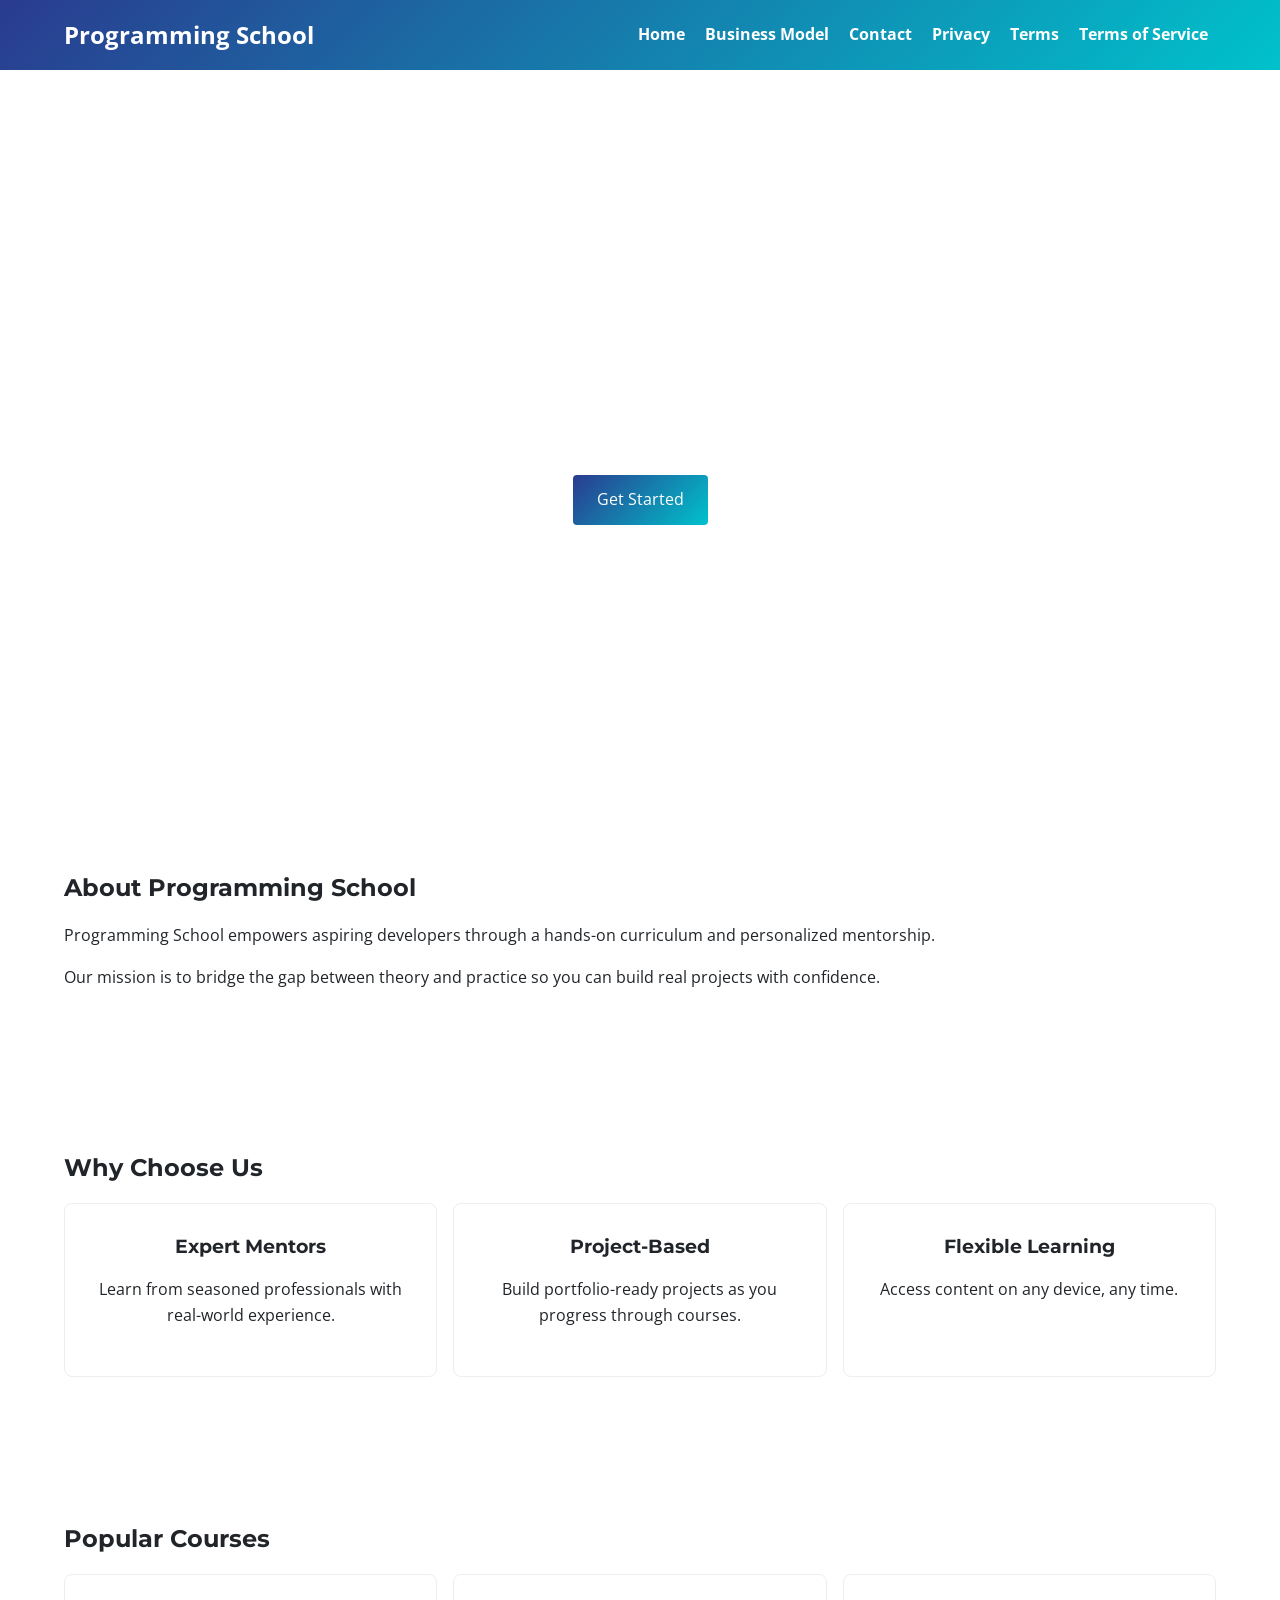
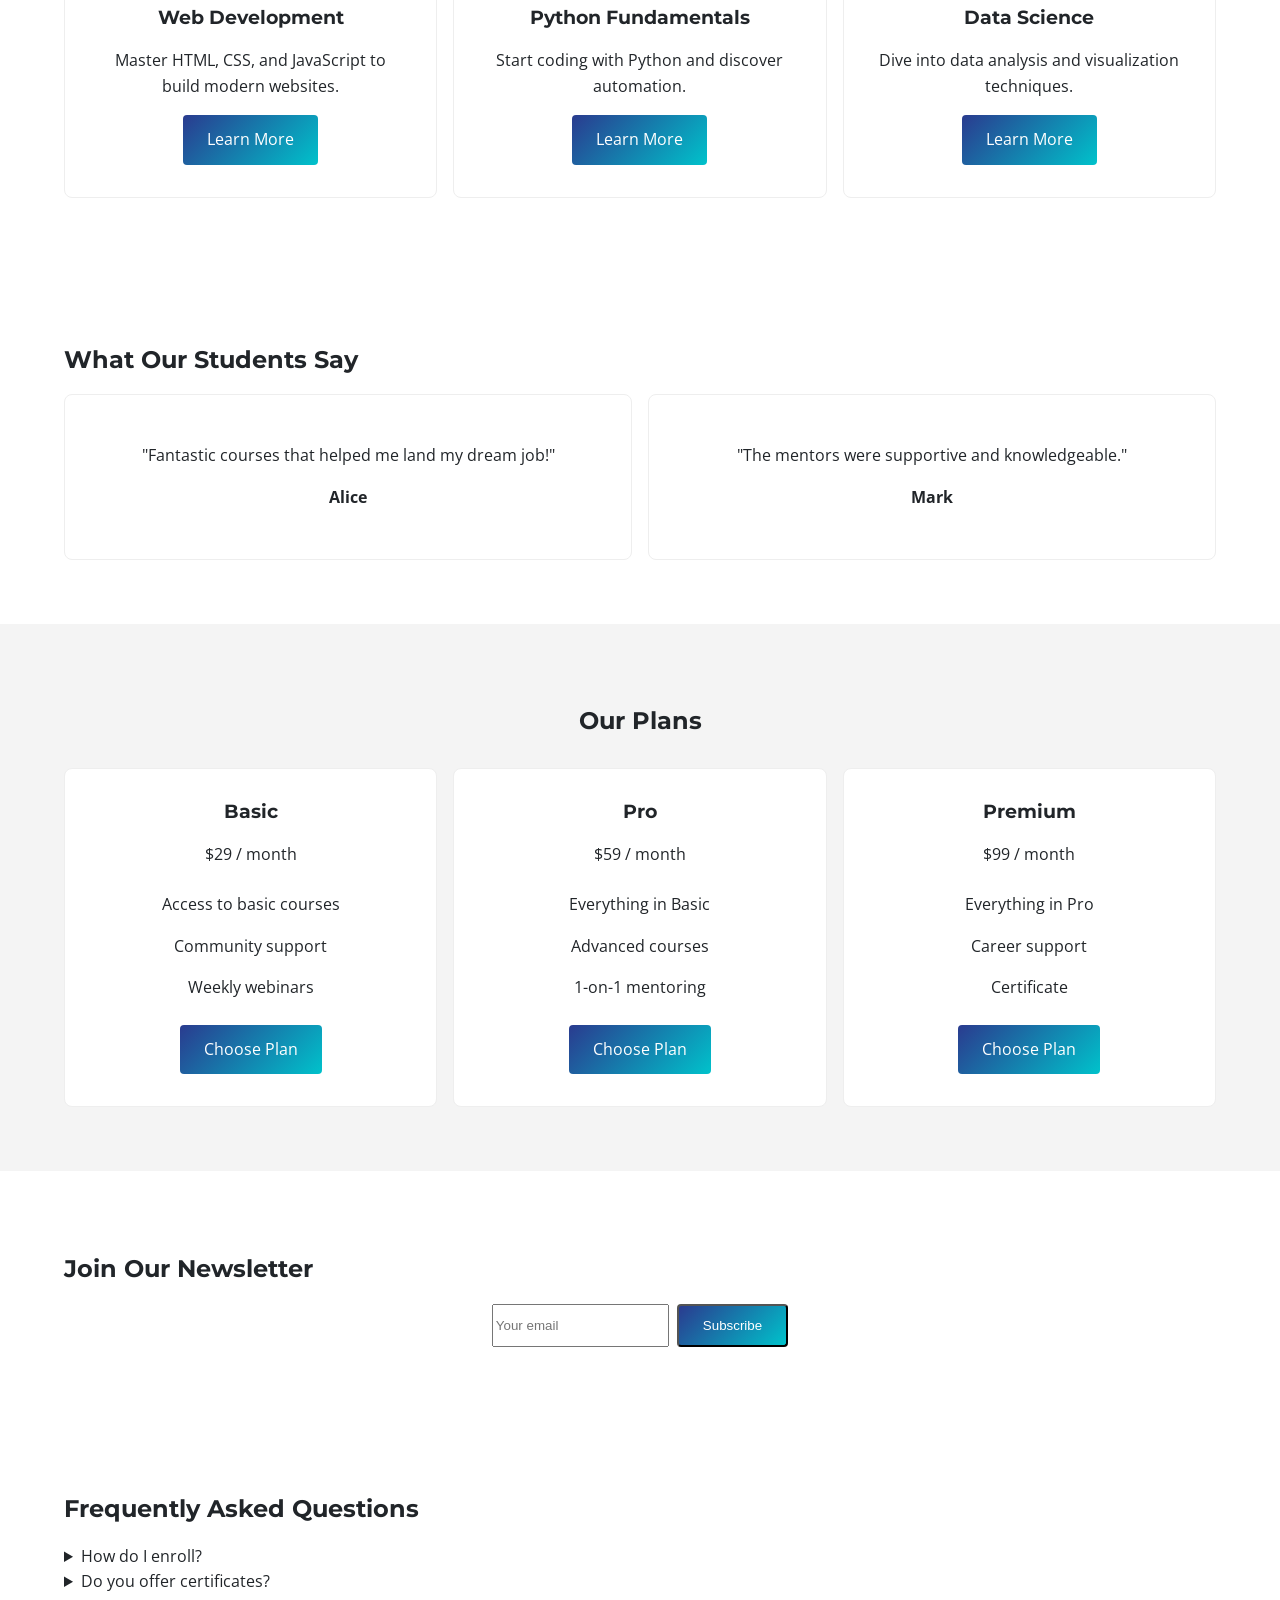
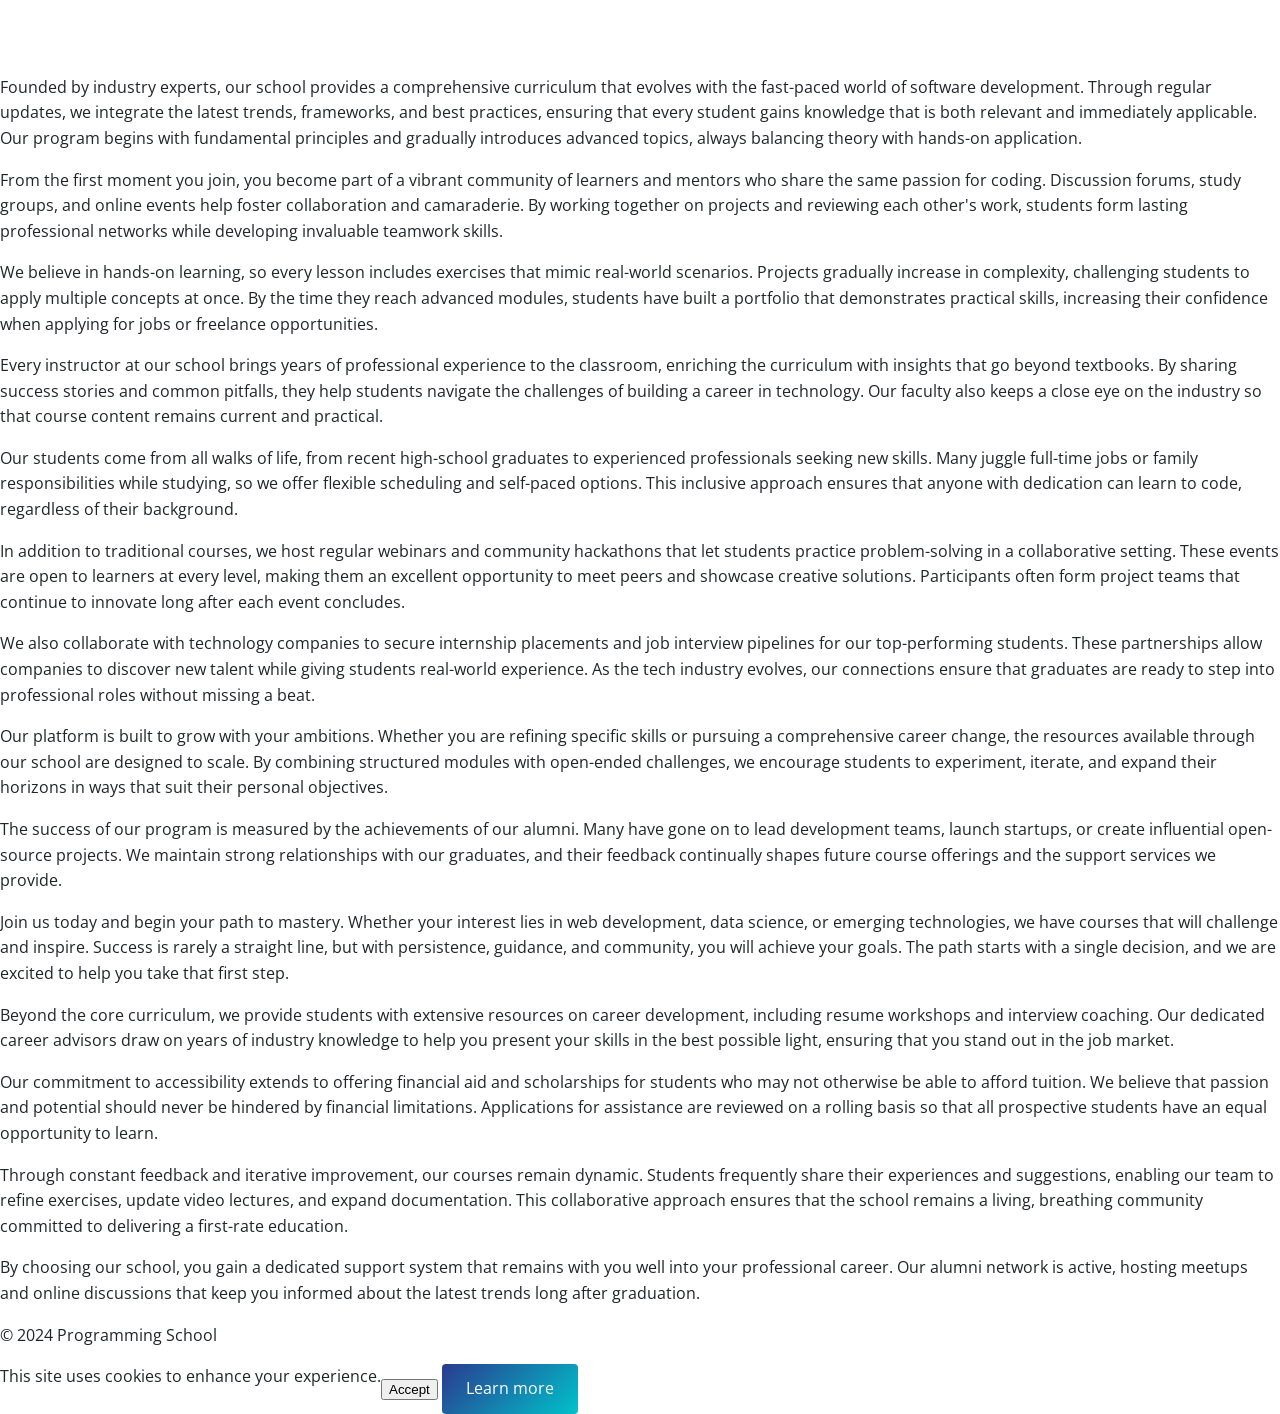
<file: index.html>
<!DOCTYPE html>
<html lang="en">
<head>
  <meta charset="UTF-8">
  <meta name="viewport" content="width=device-width, initial-scale=1.0">
  <meta name="description" content="Premium programming school offering modern courses for all levels.">
  <meta property="og:title" content="Programming School">
  <meta property="og:description" content="Premium programming school offering modern courses.">
  <meta name="twitter:card" content="summary_large_image">
  <title>Programming School</title>
  <link href="https://fonts.googleapis.com/css2?family=Montserrat:wght@700&family=Open+Sans:wght@400&family=Roboto+Mono&display=swap" rel="stylesheet">
  <link rel="stylesheet" href="assets/css/main.css">
</head>
<body>
  <header>
    <div class="container">
      <span class="logo">Programming School</span>
      <nav>
        <a href="index.html">Home</a>
        <a href="bmodel.html">Business Model</a>
        <a href="contact.html">Contact</a>
        <a href="privacy.html">Privacy</a>
        <a href="terms.html">Terms</a>
        <a href="termsofservice.html">Terms of Service</a>
      </nav>
    </div>
  </header>

  <section class="hero">
    <div class="hero-content">
      <h1>Learn to code with the best</h1>
      <p>Join our premium courses and boost your career.</p>
      <a href="bmodel.html" class="btn">Get Started</a>
    </div>
  </section>

  <section class="about">
    <div class="container">
      <h2>About Programming School</h2>
      <p>Programming School empowers aspiring developers through a hands-on curriculum and personalized mentorship.</p>
      <p>Our mission is to bridge the gap between theory and practice so you can build real projects with confidence.</p>
    </div>
  </section>


  <section class="features">
    <div class="container">
      <h2>Why Choose Us</h2>
      <div class="cards">
        <div class="card">
          <h3>Expert Mentors</h3>
          <p>Learn from seasoned professionals with real-world experience.</p>
        </div>
        <div class="card">
          <h3>Project-Based</h3>
          <p>Build portfolio-ready projects as you progress through courses.</p>
        </div>
        <div class="card">
          <h3>Flexible Learning</h3>
          <p>Access content on any device, any time.</p>
        </div>
      </div>
    </div>
  </section>

  <section class="courses">
    <div class="container">
      <h2>Popular Courses</h2>
      <div class="cards">
        <div class="card">
          <h3>Web Development</h3>
          <p>Master HTML, CSS, and JavaScript to build modern websites.</p>
          <a href="bmodel.html" class="btn">Learn More</a>
        </div>
        <div class="card">
          <h3>Python Fundamentals</h3>
          <p>Start coding with Python and discover automation.</p>
          <a href="bmodel.html" class="btn">Learn More</a>
        </div>
        <div class="card">
          <h3>Data Science</h3>
          <p>Dive into data analysis and visualization techniques.</p>
          <a href="bmodel.html" class="btn">Learn More</a>
        </div>
      </div>
    </div>
  </section>

  <section class="testimonials">
    <div class="container">
      <h2>What Our Students Say</h2>
      <div class="cards">
        <div class="card">
          <p>&quot;Fantastic courses that helped me land my dream job!&quot;</p>
          <p><strong>Alice</strong></p>
        </div>
        <div class="card">
          <p>&quot;The mentors were supportive and knowledgeable.&quot;</p>
          <p><strong>Mark</strong></p>
        </div>
      </div>
    </div>
  </section>

  <section class="pricing">
    <div class="container">
      <h2>Our Plans</h2>
      <div class="cards">
        <div class="card">
          <h3>Basic</h3>
          <p>$29 / month</p>
          <ul>
            <li>Access to basic courses</li>
            <li>Community support</li>
            <li>Weekly webinars</li>
          </ul>
          <a href="contact.html" class="btn">Choose Plan</a>
        </div>
        <div class="card">
          <h3>Pro</h3>
          <p>$59 / month</p>
          <ul>
            <li>Everything in Basic</li>
            <li>Advanced courses</li>
            <li>1-on-1 mentoring</li>
          </ul>
          <a href="contact.html" class="btn">Choose Plan</a>
        </div>
        <div class="card">
          <h3>Premium</h3>
          <p>$99 / month</p>
          <ul>
            <li>Everything in Pro</li>
            <li>Career support</li>
            <li>Certificate</li>
          </ul>
          <a href="contact.html" class="btn">Choose Plan</a>
        </div>
      </div>
    </div>
  </section>

  <section class="newsletter">
    <div class="container">
      <h2>Join Our Newsletter</h2>
      <form action="#">
        <input type="email" placeholder="Your email" class="form-field" required>
        <button type="submit" class="btn">Subscribe</button>
      </form>
    </div>
  </section>

  <section class="faq">
    <div class="container">
      <h2>Frequently Asked Questions</h2>
      <details>
        <summary>How do I enroll?</summary>
        <p>Choose a plan that suits you and complete the checkout process to gain instant access.</p>
      </details>
      <details>
        <summary>Do you offer certificates?</summary>
        <p>Yes, certificates are available for most courses upon successful completion.</p>
      </details>
    </div>
  </section>

  <footer>
<p>Founded by industry experts, our school provides a comprehensive curriculum that evolves with the fast-paced world of software development. Through regular updates, we integrate the latest trends, frameworks, and best practices, ensuring that every student gains knowledge that is both relevant and immediately applicable. Our program begins with fundamental principles and gradually introduces advanced topics, always balancing theory with hands-on application.</p>
<p>From the first moment you join, you become part of a vibrant community of learners and mentors who share the same passion for coding. Discussion forums, study groups, and online events help foster collaboration and camaraderie. By working together on projects and reviewing each other's work, students form lasting professional networks while developing invaluable teamwork skills.</p>
<p>We believe in hands-on learning, so every lesson includes exercises that mimic real-world scenarios. Projects gradually increase in complexity, challenging students to apply multiple concepts at once. By the time they reach advanced modules, students have built a portfolio that demonstrates practical skills, increasing their confidence when applying for jobs or freelance opportunities.</p>
<p>Every instructor at our school brings years of professional experience to the classroom, enriching the curriculum with insights that go beyond textbooks. By sharing success stories and common pitfalls, they help students navigate the challenges of building a career in technology. Our faculty also keeps a close eye on the industry so that course content remains current and practical.</p>
<p>Our students come from all walks of life, from recent high-school graduates to experienced professionals seeking new skills. Many juggle full-time jobs or family responsibilities while studying, so we offer flexible scheduling and self-paced options. This inclusive approach ensures that anyone with dedication can learn to code, regardless of their background.</p>
<p>In addition to traditional courses, we host regular webinars and community hackathons that let students practice problem-solving in a collaborative setting. These events are open to learners at every level, making them an excellent opportunity to meet peers and showcase creative solutions. Participants often form project teams that continue to innovate long after each event concludes.</p>
<p>We also collaborate with technology companies to secure internship placements and job interview pipelines for our top-performing students. These partnerships allow companies to discover new talent while giving students real-world experience. As the tech industry evolves, our connections ensure that graduates are ready to step into professional roles without missing a beat.</p>
<p>Our platform is built to grow with your ambitions. Whether you are refining specific skills or pursuing a comprehensive career change, the resources available through our school are designed to scale. By combining structured modules with open-ended challenges, we encourage students to experiment, iterate, and expand their horizons in ways that suit their personal objectives.</p>
<p>The success of our program is measured by the achievements of our alumni. Many have gone on to lead development teams, launch startups, or create influential open-source projects. We maintain strong relationships with our graduates, and their feedback continually shapes future course offerings and the support services we provide.</p>
<p>Join us today and begin your path to mastery. Whether your interest lies in web development, data science, or emerging technologies, we have courses that will challenge and inspire. Success is rarely a straight line, but with persistence, guidance, and community, you will achieve your goals. The path starts with a single decision, and we are excited to help you take that first step.</p>
<p>Beyond the core curriculum, we provide students with extensive resources on career development, including resume workshops and interview coaching. Our dedicated career advisors draw on years of industry knowledge to help you present your skills in the best possible light, ensuring that you stand out in the job market.</p>
<p>Our commitment to accessibility extends to offering financial aid and scholarships for students who may not otherwise be able to afford tuition. We believe that passion and potential should never be hindered by financial limitations. Applications for assistance are reviewed on a rolling basis so that all prospective students have an equal opportunity to learn.</p>
<p>Through constant feedback and iterative improvement, our courses remain dynamic. Students frequently share their experiences and suggestions, enabling our team to refine exercises, update video lectures, and expand documentation. This collaborative approach ensures that the school remains a living, breathing community committed to delivering a first-rate education.</p>
<p>By choosing our school, you gain a dedicated support system that remains with you well into your professional career. Our alumni network is active, hosting meetups and online discussions that keep you informed about the latest trends long after graduation.</p>
    <p>&copy; 2024 Programming School</p>
  </footer>

  <div id="cookie-banner" class="cookie-banner">
    <span>This site uses cookies to enhance your experience.</span>
    <div>
      <button id="accept-cookies">Accept</button>
      <a href="privacy.html" class="btn">Learn more</a>
    </div>
  </div>

  <script src="assets/js/main.js"></script>
</body>
</html>
</file>
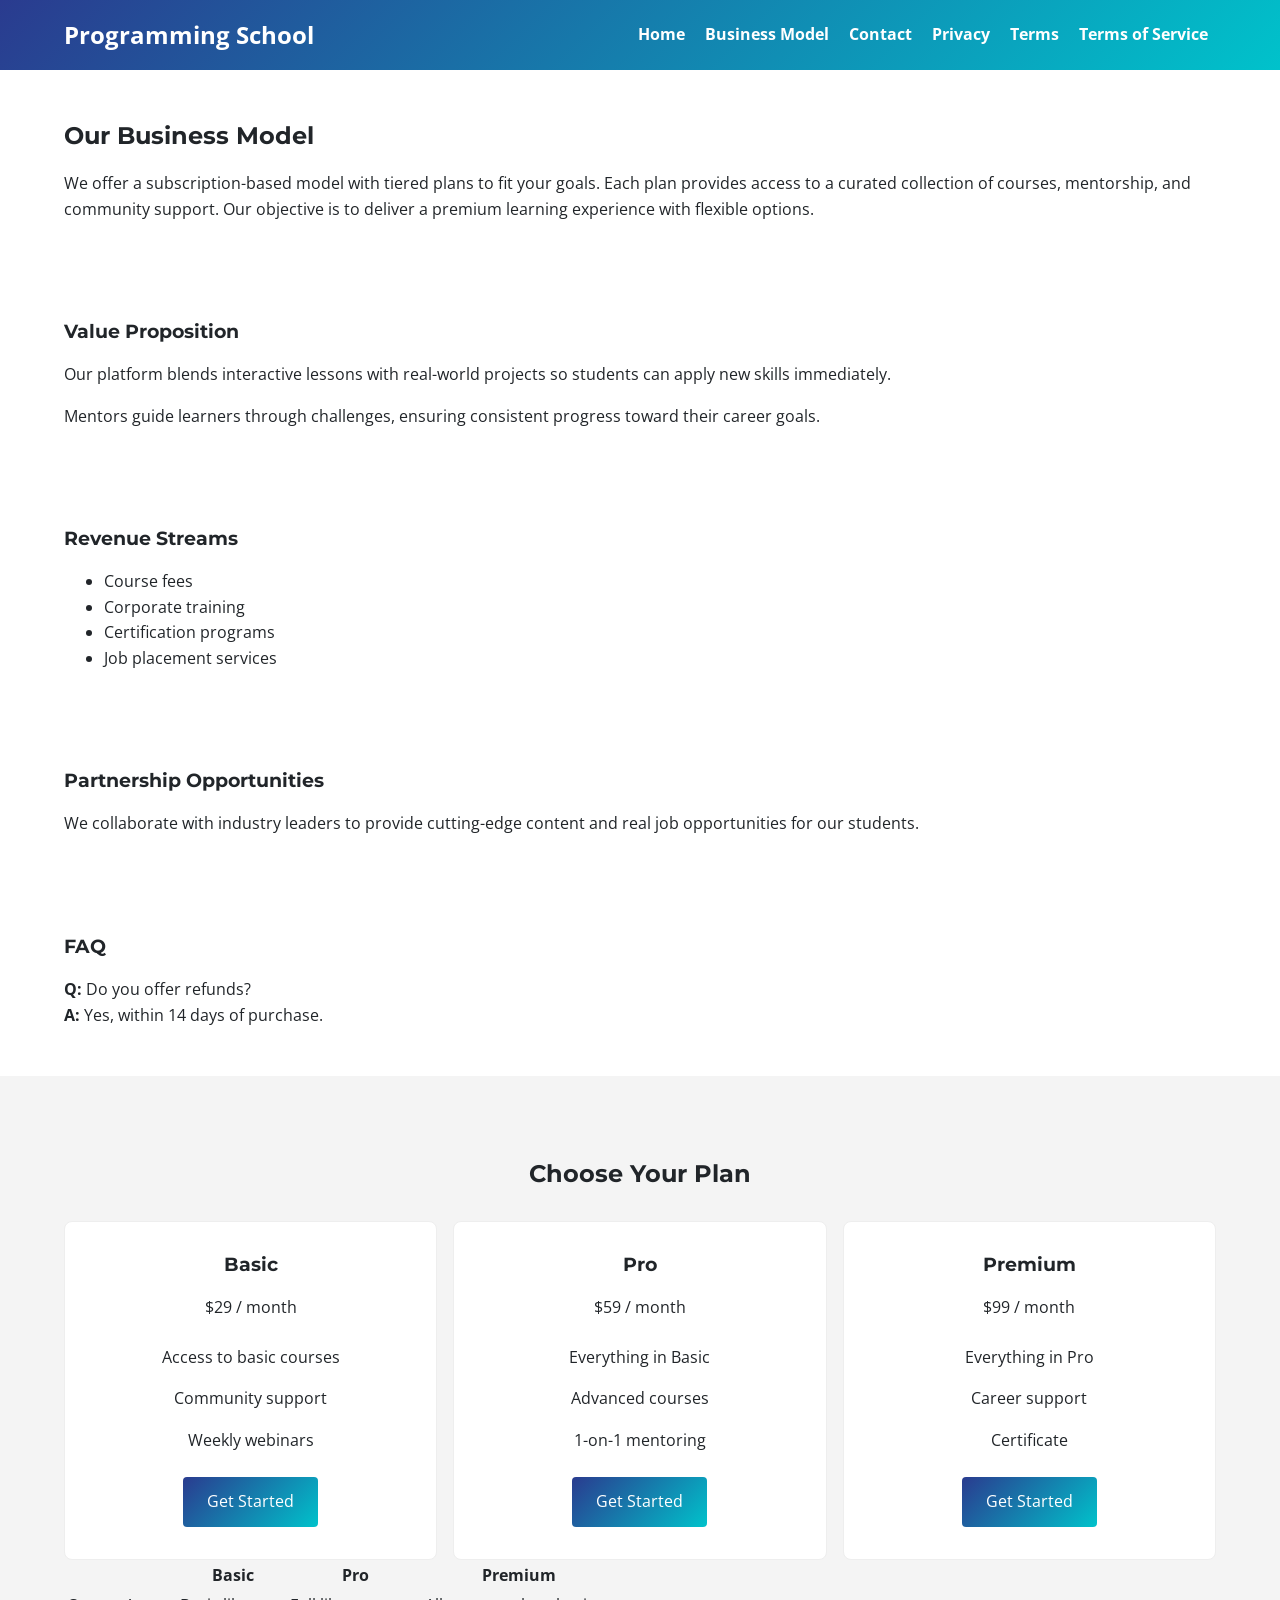
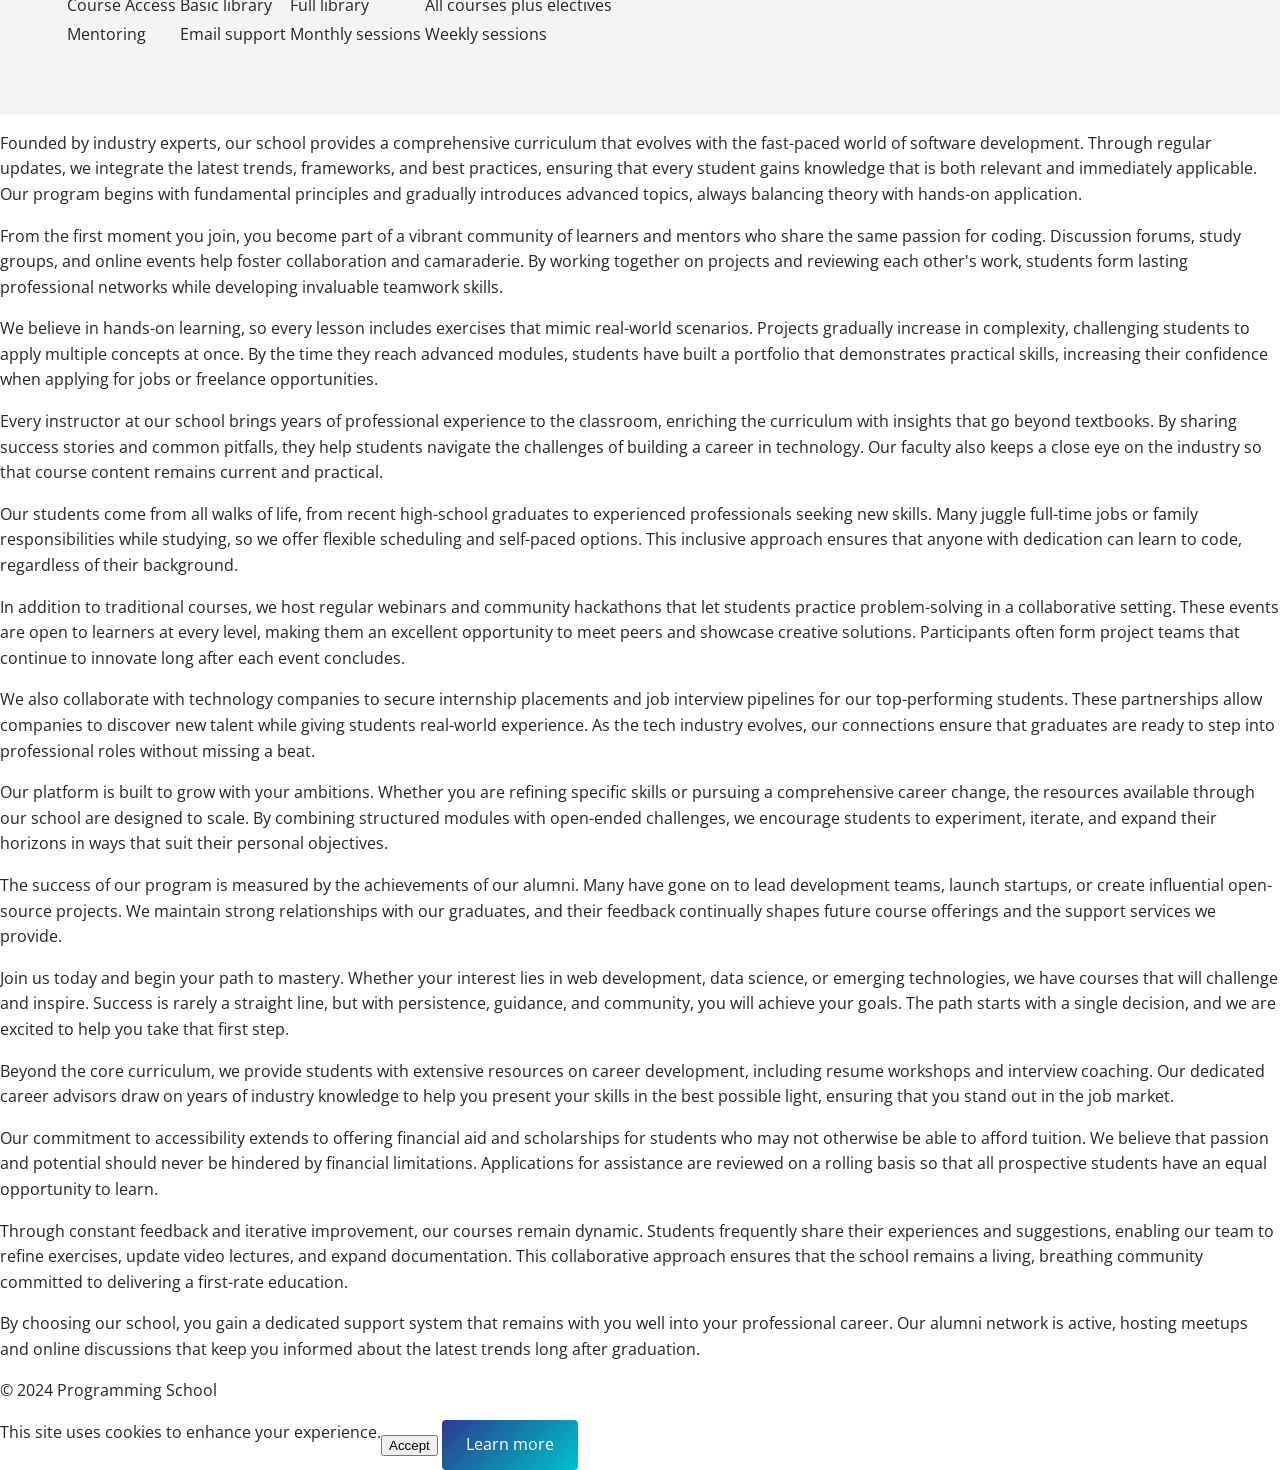
<file: bmodel.html>
<!DOCTYPE html>
<html lang="en">
<head>
  <meta charset="UTF-8">
  <meta name="viewport" content="width=device-width, initial-scale=1.0">
  <meta name="description" content="Learn about our programming school business model.">
  <meta property="og:title" content="Programming School - Business Model">
  <meta property="og:description" content="Discover our subscription plans for programmers.">
  <meta name="twitter:card" content="summary_large_image">
  <title>Business Model - Programming School</title>
  <link href="https://fonts.googleapis.com/css2?family=Montserrat:wght@700&family=Open+Sans:wght@400&family=Roboto+Mono&display=swap" rel="stylesheet">
  <link rel="stylesheet" href="assets/css/main.css">
</head>
<body>
  <header>
    <div class="container">
      <span class="logo">Programming School</span>
      <nav>
        <a href="index.html">Home</a>
        <a href="bmodel.html">Business Model</a>
        <a href="contact.html">Contact</a>
        <a href="privacy.html">Privacy</a>
        <a href="terms.html">Terms</a>
        <a href="termsofservice.html">Terms of Service</a>
      </nav>
    </div>
  </header>

  <section class="container" style="padding:2rem 0;">
    <h2>Our Business Model</h2>
    <p>We offer a subscription-based model with tiered plans to fit your goals. Each plan provides access to a curated collection of courses, mentorship, and community support. Our objective is to deliver a premium learning experience with flexible options.</p>
  </section>

  <section class="container" style="padding:2rem 0;">
    <h3>Value Proposition</h3>
    <p>Our platform blends interactive lessons with real-world projects so students can apply new skills immediately.</p>
    <p>Mentors guide learners through challenges, ensuring consistent progress toward their career goals.</p>
  </section>

  <section class="container" style="padding:2rem 0;">
    <h3>Revenue Streams</h3>
    <ul>
      <li>Course fees</li>
      <li>Corporate training</li>
      <li>Certification programs</li>
      <li>Job placement services</li>
    </ul>
  </section>

  <section class="container" style="padding:2rem 0;">
    <h3>Partnership Opportunities</h3>
    <p>We collaborate with industry leaders to provide cutting-edge content and real job opportunities for our students.</p>
  </section>

  <section class="container" style="padding:2rem 0;">
    <h3>FAQ</h3>
    <p><strong>Q:</strong> Do you offer refunds?<br><strong>A:</strong> Yes, within 14 days of purchase.</p>
  </section>

  <section class="pricing">
    <div class="container">
      <h2>Choose Your Plan</h2>
      <div class="cards">
        <div class="card">
          <h3>Basic</h3>
          <p>$29 / month</p>
          <ul>
            <li>Access to basic courses</li>
            <li>Community support</li>
            <li>Weekly webinars</li>
          </ul>
          <a href="contact.html" class="btn">Get Started</a>
        </div>
        <div class="card">
          <h3>Pro</h3>
          <p>$59 / month</p>
          <ul>
            <li>Everything in Basic</li>
            <li>Advanced courses</li>
            <li>1-on-1 mentoring</li>
          </ul>
          <a href="contact.html" class="btn">Get Started</a>
        </div>
        <div class="card">
          <h3>Premium</h3>
          <p>$99 / month</p>
          <ul>
            <li>Everything in Pro</li>
            <li>Career support</li>
            <li>Certificate</li>
          </ul>
          <a href="contact.html" class="btn">Get Started</a>
        </div>
      </div>
      <table class="comparison">
      <tr><th></th><th>Basic</th><th>Pro</th><th>Premium</th></tr>
      <tr><td>Course Access</td><td>Basic library</td><td>Full library</td><td>All courses plus electives</td></tr>
      <tr><td>Mentoring</td><td>Email support</td><td>Monthly sessions</td><td>Weekly sessions</td></tr>
    </table>

</div>
  </section>

  <footer>
<p>Founded by industry experts, our school provides a comprehensive curriculum that evolves with the fast-paced world of software development. Through regular updates, we integrate the latest trends, frameworks, and best practices, ensuring that every student gains knowledge that is both relevant and immediately applicable. Our program begins with fundamental principles and gradually introduces advanced topics, always balancing theory with hands-on application.</p>
<p>From the first moment you join, you become part of a vibrant community of learners and mentors who share the same passion for coding. Discussion forums, study groups, and online events help foster collaboration and camaraderie. By working together on projects and reviewing each other's work, students form lasting professional networks while developing invaluable teamwork skills.</p>
<p>We believe in hands-on learning, so every lesson includes exercises that mimic real-world scenarios. Projects gradually increase in complexity, challenging students to apply multiple concepts at once. By the time they reach advanced modules, students have built a portfolio that demonstrates practical skills, increasing their confidence when applying for jobs or freelance opportunities.</p>
<p>Every instructor at our school brings years of professional experience to the classroom, enriching the curriculum with insights that go beyond textbooks. By sharing success stories and common pitfalls, they help students navigate the challenges of building a career in technology. Our faculty also keeps a close eye on the industry so that course content remains current and practical.</p>
<p>Our students come from all walks of life, from recent high-school graduates to experienced professionals seeking new skills. Many juggle full-time jobs or family responsibilities while studying, so we offer flexible scheduling and self-paced options. This inclusive approach ensures that anyone with dedication can learn to code, regardless of their background.</p>
<p>In addition to traditional courses, we host regular webinars and community hackathons that let students practice problem-solving in a collaborative setting. These events are open to learners at every level, making them an excellent opportunity to meet peers and showcase creative solutions. Participants often form project teams that continue to innovate long after each event concludes.</p>
<p>We also collaborate with technology companies to secure internship placements and job interview pipelines for our top-performing students. These partnerships allow companies to discover new talent while giving students real-world experience. As the tech industry evolves, our connections ensure that graduates are ready to step into professional roles without missing a beat.</p>
<p>Our platform is built to grow with your ambitions. Whether you are refining specific skills or pursuing a comprehensive career change, the resources available through our school are designed to scale. By combining structured modules with open-ended challenges, we encourage students to experiment, iterate, and expand their horizons in ways that suit their personal objectives.</p>
<p>The success of our program is measured by the achievements of our alumni. Many have gone on to lead development teams, launch startups, or create influential open-source projects. We maintain strong relationships with our graduates, and their feedback continually shapes future course offerings and the support services we provide.</p>
<p>Join us today and begin your path to mastery. Whether your interest lies in web development, data science, or emerging technologies, we have courses that will challenge and inspire. Success is rarely a straight line, but with persistence, guidance, and community, you will achieve your goals. The path starts with a single decision, and we are excited to help you take that first step.</p>
<p>Beyond the core curriculum, we provide students with extensive resources on career development, including resume workshops and interview coaching. Our dedicated career advisors draw on years of industry knowledge to help you present your skills in the best possible light, ensuring that you stand out in the job market.</p>
<p>Our commitment to accessibility extends to offering financial aid and scholarships for students who may not otherwise be able to afford tuition. We believe that passion and potential should never be hindered by financial limitations. Applications for assistance are reviewed on a rolling basis so that all prospective students have an equal opportunity to learn.</p>
<p>Through constant feedback and iterative improvement, our courses remain dynamic. Students frequently share their experiences and suggestions, enabling our team to refine exercises, update video lectures, and expand documentation. This collaborative approach ensures that the school remains a living, breathing community committed to delivering a first-rate education.</p>
<p>By choosing our school, you gain a dedicated support system that remains with you well into your professional career. Our alumni network is active, hosting meetups and online discussions that keep you informed about the latest trends long after graduation.</p>
    <p>&copy; 2024 Programming School</p>
  </footer>

  <div id="cookie-banner" class="cookie-banner">
    <span>This site uses cookies to enhance your experience.</span>
    <div>
      <button id="accept-cookies">Accept</button>
      <a href="privacy.html" class="btn">Learn more</a>
    </div>
  </div>

  <script src="assets/js/main.js"></script>
</body>
</html>
</file>
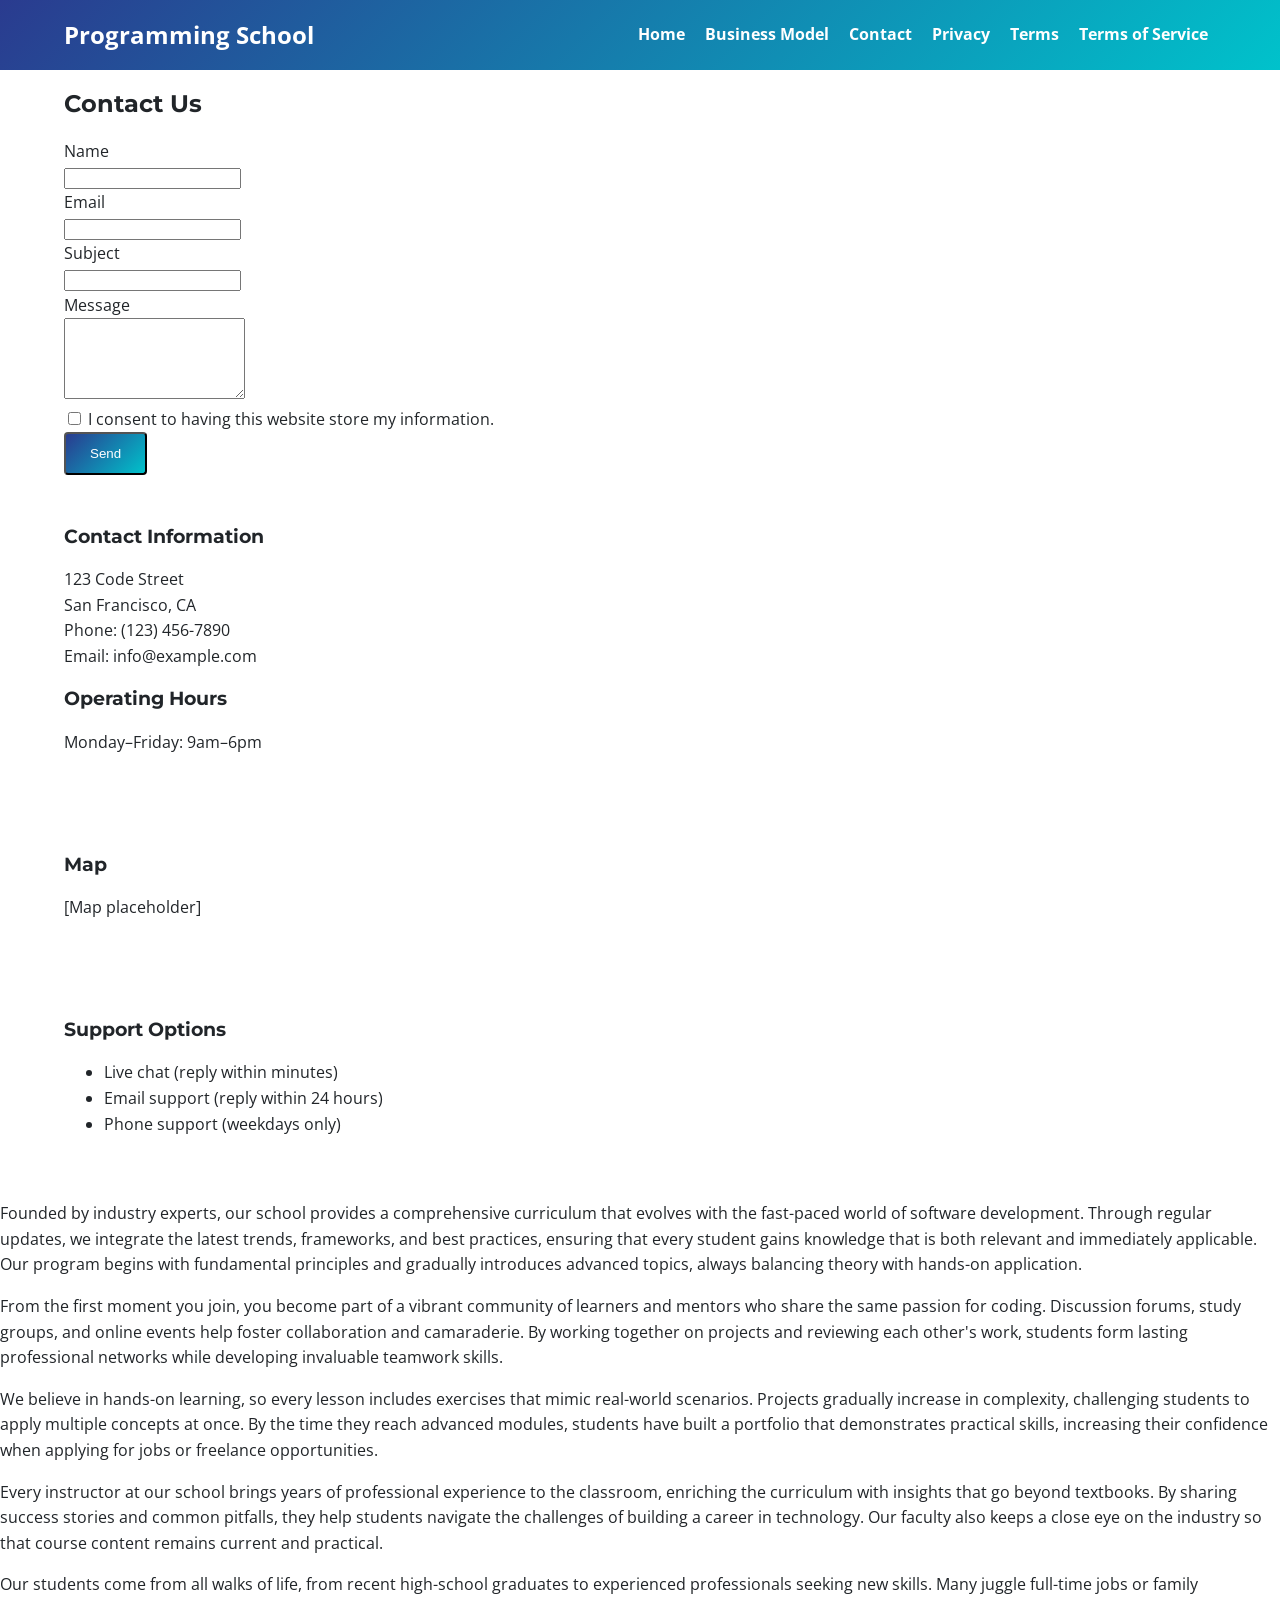
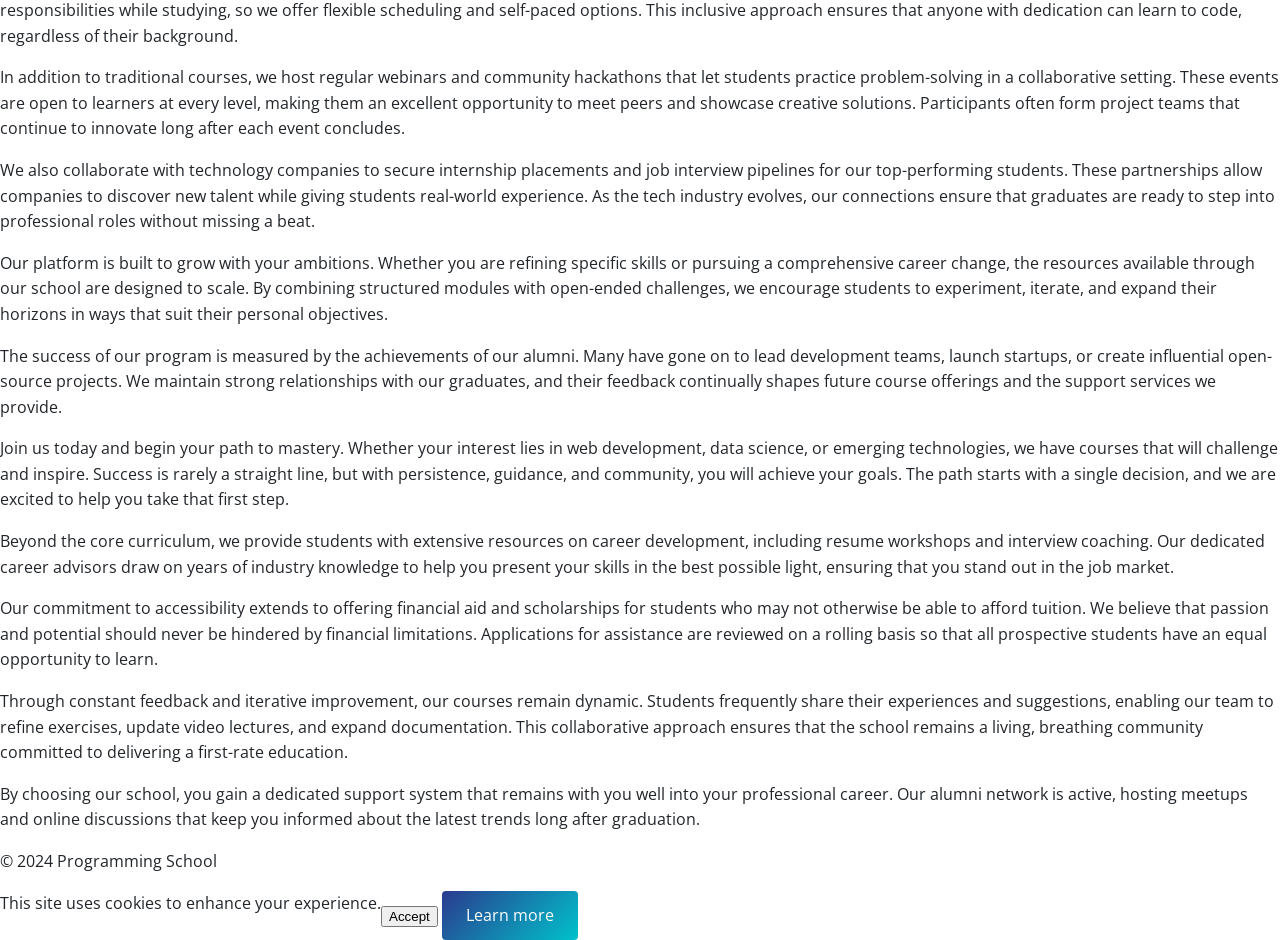
<file: contact.html>
<!DOCTYPE html>
<html lang="en">
<head>
  <meta charset="UTF-8">
  <meta name="viewport" content="width=device-width, initial-scale=1.0">
  <meta name="description" content="Contact Programming School">
  <meta property="og:title" content="Programming School - Contact">
  <meta property="og:description" content="Get in touch with our team.">
  <meta name="twitter:card" content="summary_large_image">
  <title>Contact - Programming School</title>
  <link href="https://fonts.googleapis.com/css2?family=Montserrat:wght@700&family=Open+Sans:wght@400&family=Roboto+Mono&display=swap" rel="stylesheet">
  <link rel="stylesheet" href="assets/css/main.css">
</head>
<body>
  <header>
    <div class="container">
      <span class="logo">Programming School</span>
      <nav>
        <a href="index.html">Home</a>
        <a href="bmodel.html">Business Model</a>
        <a href="contact.html">Contact</a>
        <a href="privacy.html">Privacy</a>
        <a href="terms.html">Terms</a>
        <a href="termsofservice.html">Terms of Service</a>
      </nav>
    </div>
  </header>

  <section class="container form-section">
    <h2>Contact Us</h2>
    <form action="mailto:info@example.com" method="post" enctype="text/plain">
      <div class="form-group">
        <label for="name">Name</label><br>
        <input type="text" id="name" name="name" required class="form-field">
      </div>
      <div class="form-group">
        <label for="email">Email</label><br>
        <input type="email" id="email" name="email" required class="form-field">
      </div>
      <div class="form-group">
        <label for="subject">Subject</label><br>
        <input type="text" id="subject" name="subject" class="form-field">
      </div>
      <div class="form-group">
        <label for="message">Message</label><br>
        <textarea id="message" name="message" rows="5" class="form-field"></textarea>
      </div>
      <div class="form-group">
        <input type="checkbox" id="consent" required>
        <label for="consent">I consent to having this website store my information.</label>
      </div>
      <button type="submit" class="btn">Send</button>
    </form>
  </section>

  <section class="container" style="padding:2rem 0;">
    <h3>Contact Information</h3>
    <p>123 Code Street<br>San Francisco, CA<br>Phone: (123) 456-7890<br>Email: info@example.com</p>
    <h3>Operating Hours</h3>
    <p>Monday–Friday: 9am–6pm</p>
  </section>

  <section class="container" style="padding:2rem 0;">
    <h3>Map</h3>
    <p>[Map placeholder]</p>
  </section>

  <section class="container" style="padding:2rem 0;">
    <h3>Support Options</h3>
    <ul>
      <li>Live chat (reply within minutes)</li>
      <li>Email support (reply within 24 hours)</li>
      <li>Phone support (weekdays only)</li>
    </ul>
  </section>

  <footer>
<p>Founded by industry experts, our school provides a comprehensive curriculum that evolves with the fast-paced world of software development. Through regular updates, we integrate the latest trends, frameworks, and best practices, ensuring that every student gains knowledge that is both relevant and immediately applicable. Our program begins with fundamental principles and gradually introduces advanced topics, always balancing theory with hands-on application.</p>
<p>From the first moment you join, you become part of a vibrant community of learners and mentors who share the same passion for coding. Discussion forums, study groups, and online events help foster collaboration and camaraderie. By working together on projects and reviewing each other's work, students form lasting professional networks while developing invaluable teamwork skills.</p>
<p>We believe in hands-on learning, so every lesson includes exercises that mimic real-world scenarios. Projects gradually increase in complexity, challenging students to apply multiple concepts at once. By the time they reach advanced modules, students have built a portfolio that demonstrates practical skills, increasing their confidence when applying for jobs or freelance opportunities.</p>
<p>Every instructor at our school brings years of professional experience to the classroom, enriching the curriculum with insights that go beyond textbooks. By sharing success stories and common pitfalls, they help students navigate the challenges of building a career in technology. Our faculty also keeps a close eye on the industry so that course content remains current and practical.</p>
<p>Our students come from all walks of life, from recent high-school graduates to experienced professionals seeking new skills. Many juggle full-time jobs or family responsibilities while studying, so we offer flexible scheduling and self-paced options. This inclusive approach ensures that anyone with dedication can learn to code, regardless of their background.</p>
<p>In addition to traditional courses, we host regular webinars and community hackathons that let students practice problem-solving in a collaborative setting. These events are open to learners at every level, making them an excellent opportunity to meet peers and showcase creative solutions. Participants often form project teams that continue to innovate long after each event concludes.</p>
<p>We also collaborate with technology companies to secure internship placements and job interview pipelines for our top-performing students. These partnerships allow companies to discover new talent while giving students real-world experience. As the tech industry evolves, our connections ensure that graduates are ready to step into professional roles without missing a beat.</p>
<p>Our platform is built to grow with your ambitions. Whether you are refining specific skills or pursuing a comprehensive career change, the resources available through our school are designed to scale. By combining structured modules with open-ended challenges, we encourage students to experiment, iterate, and expand their horizons in ways that suit their personal objectives.</p>
<p>The success of our program is measured by the achievements of our alumni. Many have gone on to lead development teams, launch startups, or create influential open-source projects. We maintain strong relationships with our graduates, and their feedback continually shapes future course offerings and the support services we provide.</p>
<p>Join us today and begin your path to mastery. Whether your interest lies in web development, data science, or emerging technologies, we have courses that will challenge and inspire. Success is rarely a straight line, but with persistence, guidance, and community, you will achieve your goals. The path starts with a single decision, and we are excited to help you take that first step.</p>
<p>Beyond the core curriculum, we provide students with extensive resources on career development, including resume workshops and interview coaching. Our dedicated career advisors draw on years of industry knowledge to help you present your skills in the best possible light, ensuring that you stand out in the job market.</p>
<p>Our commitment to accessibility extends to offering financial aid and scholarships for students who may not otherwise be able to afford tuition. We believe that passion and potential should never be hindered by financial limitations. Applications for assistance are reviewed on a rolling basis so that all prospective students have an equal opportunity to learn.</p>
<p>Through constant feedback and iterative improvement, our courses remain dynamic. Students frequently share their experiences and suggestions, enabling our team to refine exercises, update video lectures, and expand documentation. This collaborative approach ensures that the school remains a living, breathing community committed to delivering a first-rate education.</p>
<p>By choosing our school, you gain a dedicated support system that remains with you well into your professional career. Our alumni network is active, hosting meetups and online discussions that keep you informed about the latest trends long after graduation.</p>
    <p>&copy; 2024 Programming School</p>
  </footer>

  <div id="cookie-banner" class="cookie-banner">
    <span>This site uses cookies to enhance your experience.</span>
    <div>
      <button id="accept-cookies">Accept</button>
      <a href="privacy.html" class="btn">Learn more</a>
    </div>
  </div>

  <script src="assets/js/main.js"></script>
</body>
</html>
</file>
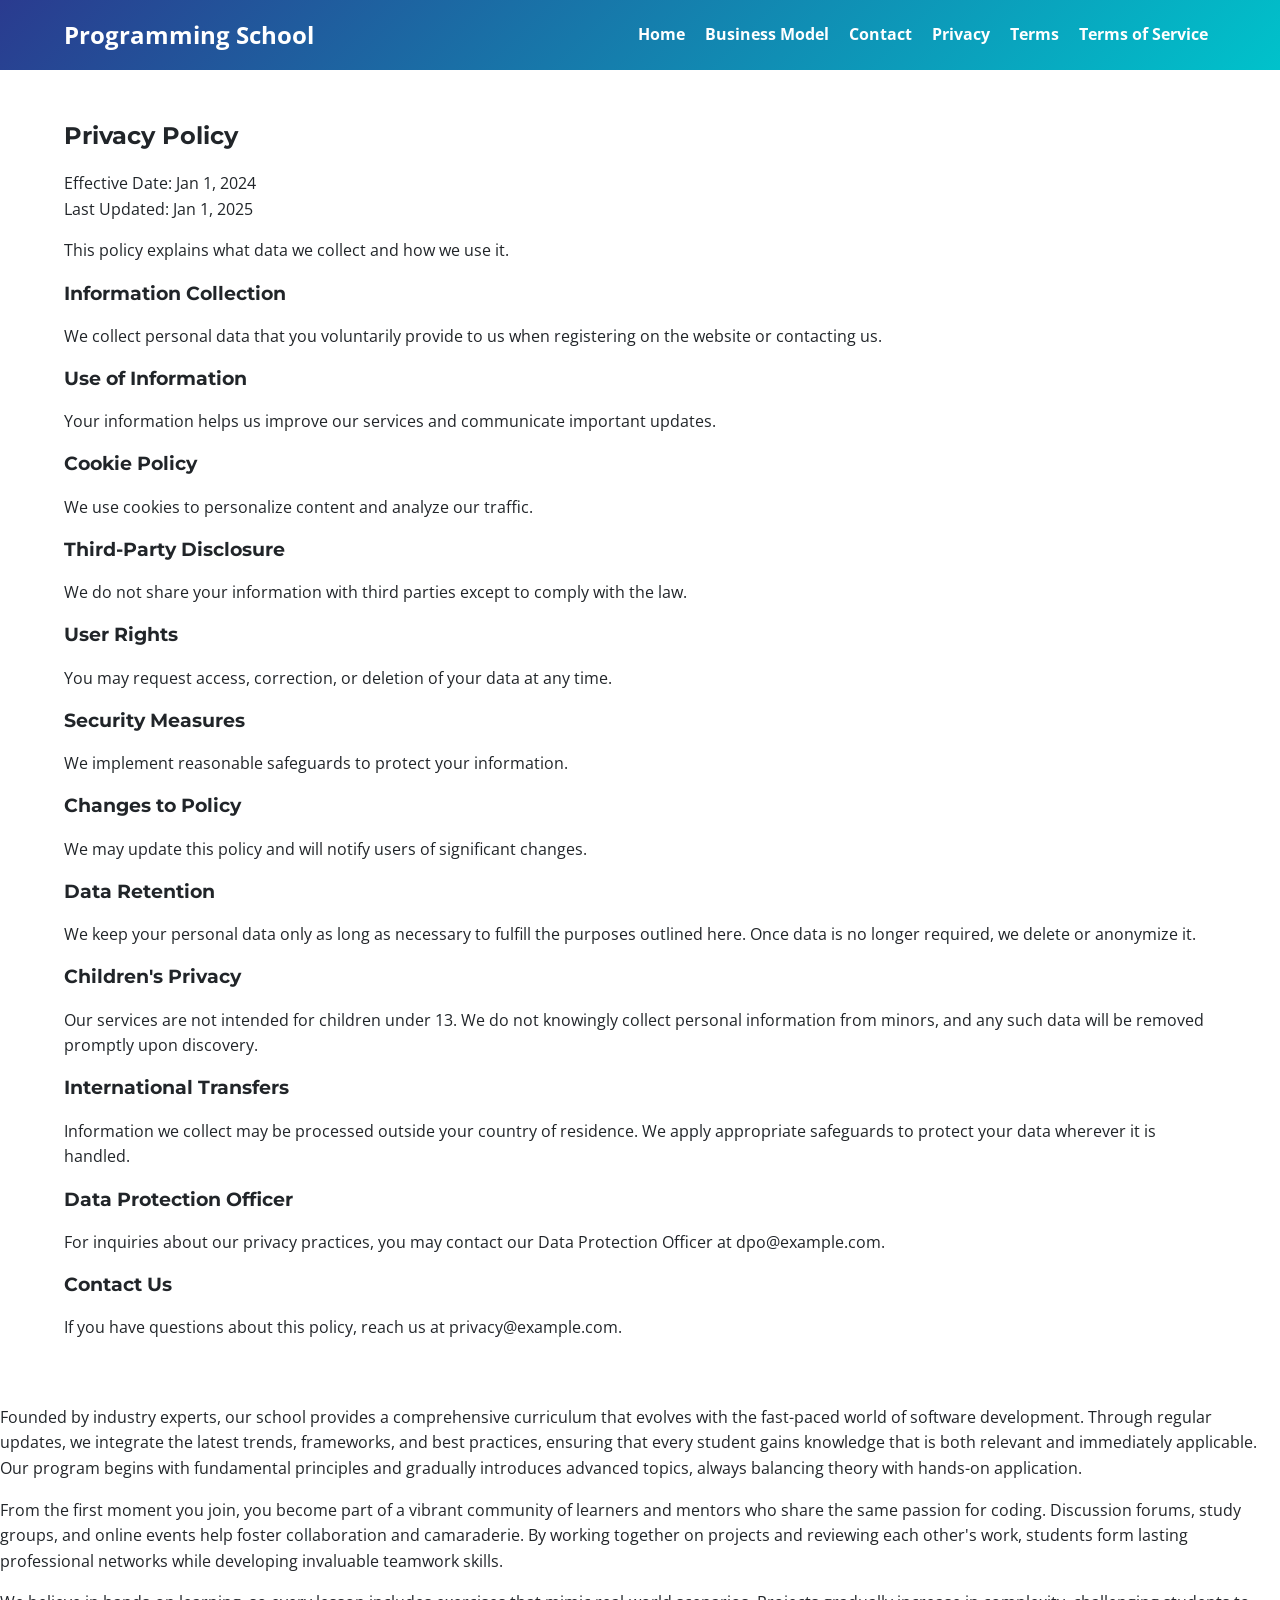
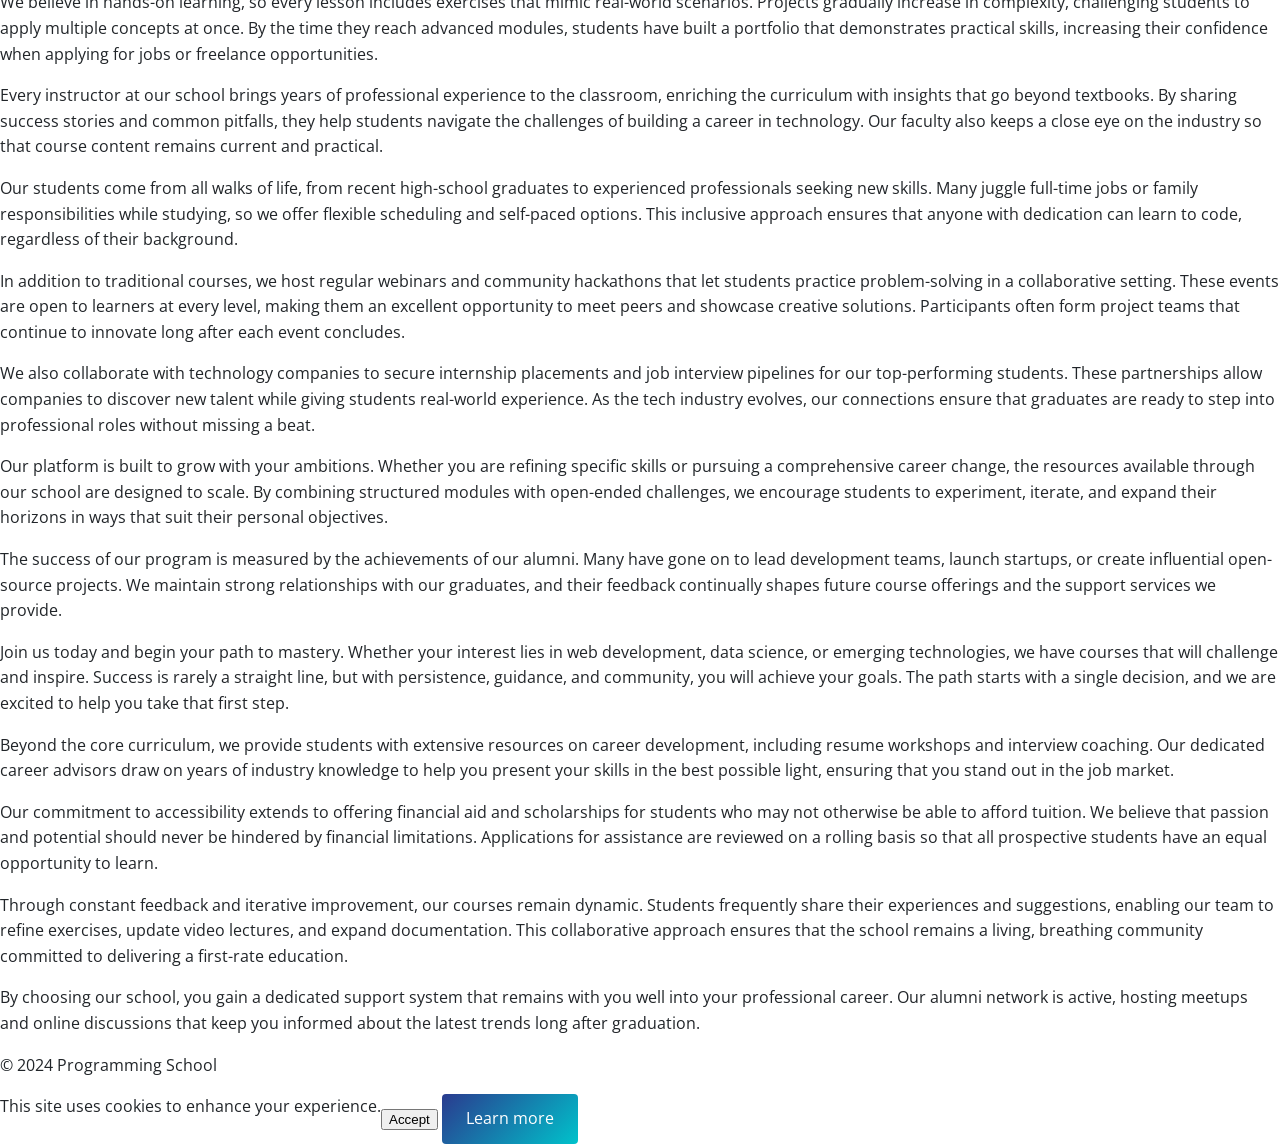
<file: privacy.html>
<!DOCTYPE html>
<html lang="en">
<head>
  <meta charset="UTF-8">
  <meta name="viewport" content="width=device-width, initial-scale=1.0">
  <meta name="description" content="Privacy Policy">
  <meta property="og:title" content="Programming School - Privacy Policy">
  <meta property="og:description" content="How we handle your data.">
  <meta name="twitter:card" content="summary_large_image">
  <title>Privacy Policy - Programming School</title>
  <link href="https://fonts.googleapis.com/css2?family=Montserrat:wght@700&family=Open+Sans:wght@400&family=Roboto+Mono&display=swap" rel="stylesheet">
  <link rel="stylesheet" href="assets/css/main.css">
</head>
<body>
  <header>
    <div class="container">
      <span class="logo">Programming School</span>
      <nav>
        <a href="index.html">Home</a>
        <a href="bmodel.html">Business Model</a>
        <a href="contact.html">Contact</a>
        <a href="privacy.html">Privacy</a>
        <a href="terms.html">Terms</a>
        <a href="termsofservice.html">Terms of Service</a>
      </nav>
    </div>
  </header>

  <section class="container" style="padding:2rem 0;">
    <h2>Privacy Policy</h2>
    <p>Effective Date: Jan 1, 2024<br>Last Updated: Jan 1, 2025</p>
    <p>This policy explains what data we collect and how we use it.</p>
    <h3>Information Collection</h3>
    <p>We collect personal data that you voluntarily provide to us when registering on the website or contacting us.</p>
    <h3>Use of Information</h3>
    <p>Your information helps us improve our services and communicate important updates.</p>
    <h3>Cookie Policy</h3>
    <p>We use cookies to personalize content and analyze our traffic.</p>
    <h3>Third-Party Disclosure</h3>
    <p>We do not share your information with third parties except to comply with the law.</p>
    <h3>User Rights</h3>
    <p>You may request access, correction, or deletion of your data at any time.</p>
    <h3>Security Measures</h3>
    <p>We implement reasonable safeguards to protect your information.</p>
    <h3>Changes to Policy</h3>
    <p>We may update this policy and will notify users of significant changes.</p>
    <h3>Data Retention</h3>
    <p>We keep your personal data only as long as necessary to fulfill the purposes outlined here. Once data is no longer required, we delete or anonymize it.</p>
    <h3>Children's Privacy</h3>
    <p>Our services are not intended for children under 13. We do not knowingly collect personal information from minors, and any such data will be removed promptly upon discovery.</p>
    <h3>International Transfers</h3>
    <p>Information we collect may be processed outside your country of residence. We apply appropriate safeguards to protect your data wherever it is handled.</p>
    <h3>Data Protection Officer</h3>
    <p>For inquiries about our privacy practices, you may contact our Data Protection Officer at dpo@example.com.</p>
    <h3>Contact Us</h3>
    <p>If you have questions about this policy, reach us at privacy@example.com.</p>
  </section>

  <footer>
<p>Founded by industry experts, our school provides a comprehensive curriculum that evolves with the fast-paced world of software development. Through regular updates, we integrate the latest trends, frameworks, and best practices, ensuring that every student gains knowledge that is both relevant and immediately applicable. Our program begins with fundamental principles and gradually introduces advanced topics, always balancing theory with hands-on application.</p>
<p>From the first moment you join, you become part of a vibrant community of learners and mentors who share the same passion for coding. Discussion forums, study groups, and online events help foster collaboration and camaraderie. By working together on projects and reviewing each other's work, students form lasting professional networks while developing invaluable teamwork skills.</p>
<p>We believe in hands-on learning, so every lesson includes exercises that mimic real-world scenarios. Projects gradually increase in complexity, challenging students to apply multiple concepts at once. By the time they reach advanced modules, students have built a portfolio that demonstrates practical skills, increasing their confidence when applying for jobs or freelance opportunities.</p>
<p>Every instructor at our school brings years of professional experience to the classroom, enriching the curriculum with insights that go beyond textbooks. By sharing success stories and common pitfalls, they help students navigate the challenges of building a career in technology. Our faculty also keeps a close eye on the industry so that course content remains current and practical.</p>
<p>Our students come from all walks of life, from recent high-school graduates to experienced professionals seeking new skills. Many juggle full-time jobs or family responsibilities while studying, so we offer flexible scheduling and self-paced options. This inclusive approach ensures that anyone with dedication can learn to code, regardless of their background.</p>
<p>In addition to traditional courses, we host regular webinars and community hackathons that let students practice problem-solving in a collaborative setting. These events are open to learners at every level, making them an excellent opportunity to meet peers and showcase creative solutions. Participants often form project teams that continue to innovate long after each event concludes.</p>
<p>We also collaborate with technology companies to secure internship placements and job interview pipelines for our top-performing students. These partnerships allow companies to discover new talent while giving students real-world experience. As the tech industry evolves, our connections ensure that graduates are ready to step into professional roles without missing a beat.</p>
<p>Our platform is built to grow with your ambitions. Whether you are refining specific skills or pursuing a comprehensive career change, the resources available through our school are designed to scale. By combining structured modules with open-ended challenges, we encourage students to experiment, iterate, and expand their horizons in ways that suit their personal objectives.</p>
<p>The success of our program is measured by the achievements of our alumni. Many have gone on to lead development teams, launch startups, or create influential open-source projects. We maintain strong relationships with our graduates, and their feedback continually shapes future course offerings and the support services we provide.</p>
<p>Join us today and begin your path to mastery. Whether your interest lies in web development, data science, or emerging technologies, we have courses that will challenge and inspire. Success is rarely a straight line, but with persistence, guidance, and community, you will achieve your goals. The path starts with a single decision, and we are excited to help you take that first step.</p>
<p>Beyond the core curriculum, we provide students with extensive resources on career development, including resume workshops and interview coaching. Our dedicated career advisors draw on years of industry knowledge to help you present your skills in the best possible light, ensuring that you stand out in the job market.</p>
<p>Our commitment to accessibility extends to offering financial aid and scholarships for students who may not otherwise be able to afford tuition. We believe that passion and potential should never be hindered by financial limitations. Applications for assistance are reviewed on a rolling basis so that all prospective students have an equal opportunity to learn.</p>
<p>Through constant feedback and iterative improvement, our courses remain dynamic. Students frequently share their experiences and suggestions, enabling our team to refine exercises, update video lectures, and expand documentation. This collaborative approach ensures that the school remains a living, breathing community committed to delivering a first-rate education.</p>
<p>By choosing our school, you gain a dedicated support system that remains with you well into your professional career. Our alumni network is active, hosting meetups and online discussions that keep you informed about the latest trends long after graduation.</p>
    <p>&copy; 2024 Programming School</p>
  </footer>

  <div id="cookie-banner" class="cookie-banner">
    <span>This site uses cookies to enhance your experience.</span>
    <div>
      <button id="accept-cookies">Accept</button>
      <a href="privacy.html" class="btn">Learn more</a>
    </div>
  </div>

  <script src="assets/js/main.js"></script>
</body>
</html>
</file>
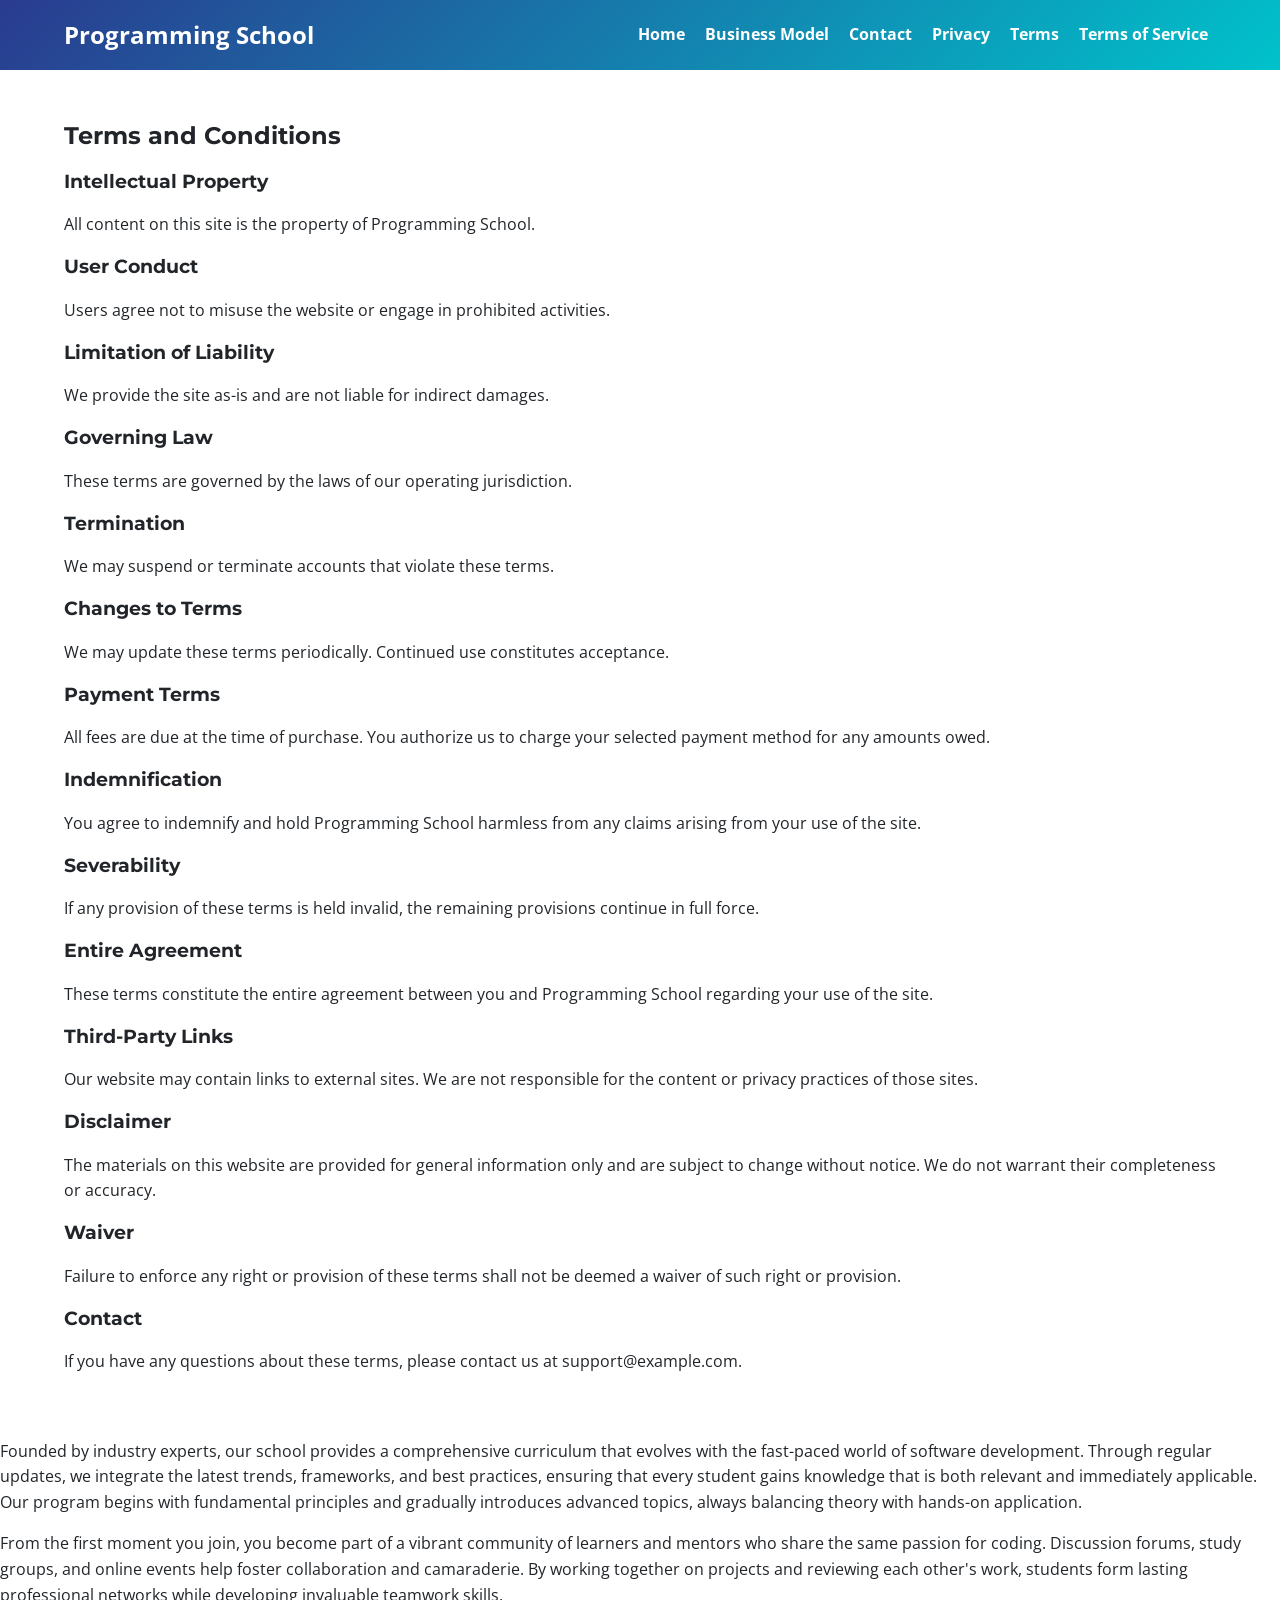
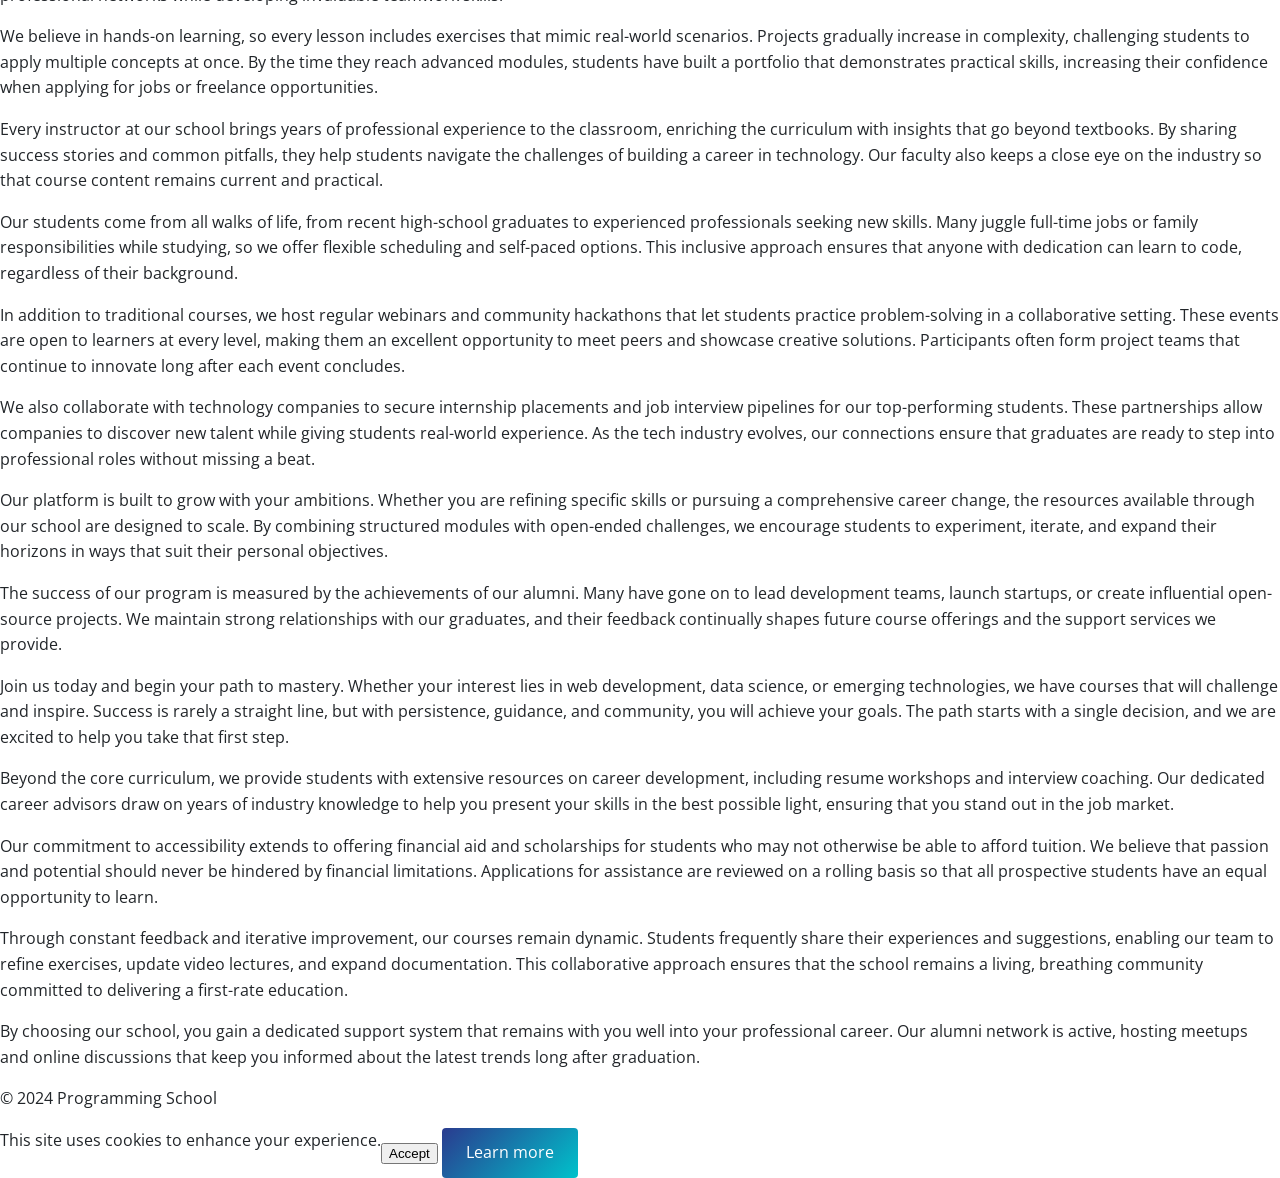
<file: terms.html>
<!DOCTYPE html>
<html lang="en">
<head>
  <meta charset="UTF-8">
  <meta name="viewport" content="width=device-width, initial-scale=1.0">
  <meta name="description" content="Website Terms and Conditions">
  <meta property="og:title" content="Programming School - Terms">
  <meta property="og:description" content="General website terms.">
  <meta name="twitter:card" content="summary_large_image">
  <title>Terms and Conditions - Programming School</title>
  <link href="https://fonts.googleapis.com/css2?family=Montserrat:wght@700&family=Open+Sans:wght@400&family=Roboto+Mono&display=swap" rel="stylesheet">
  <link rel="stylesheet" href="assets/css/main.css">
</head>
<body>
  <header>
    <div class="container">
      <span class="logo">Programming School</span>
      <nav>
        <a href="index.html">Home</a>
        <a href="bmodel.html">Business Model</a>
        <a href="contact.html">Contact</a>
        <a href="privacy.html">Privacy</a>
        <a href="terms.html">Terms</a>
        <a href="termsofservice.html">Terms of Service</a>
      </nav>
    </div>
  </header>

  <section class="container" style="padding:2rem 0;">
    <h2>Terms and Conditions</h2>
    <h3>Intellectual Property</h3>
    <p>All content on this site is the property of Programming School.</p>
    <h3>User Conduct</h3>
    <p>Users agree not to misuse the website or engage in prohibited activities.</p>
    <h3>Limitation of Liability</h3>
    <p>We provide the site as-is and are not liable for indirect damages.</p>
    <h3>Governing Law</h3>
    <p>These terms are governed by the laws of our operating jurisdiction.</p>
    <h3>Termination</h3>
    <p>We may suspend or terminate accounts that violate these terms.</p>
    <h3>Changes to Terms</h3>
    <p>We may update these terms periodically. Continued use constitutes acceptance.</p>
    <h3>Payment Terms</h3>
    <p>All fees are due at the time of purchase. You authorize us to charge your selected payment method for any amounts owed.</p>
    <h3>Indemnification</h3>
    <p>You agree to indemnify and hold Programming School harmless from any claims arising from your use of the site.</p>
    <h3>Severability</h3>
    <p>If any provision of these terms is held invalid, the remaining provisions continue in full force.</p>
    <h3>Entire Agreement</h3>
    <p>These terms constitute the entire agreement between you and Programming School regarding your use of the site.</p>
    <h3>Third-Party Links</h3>
    <p>Our website may contain links to external sites. We are not responsible for the content or privacy practices of those sites.</p>
    <h3>Disclaimer</h3>
    <p>The materials on this website are provided for general information only and are subject to change without notice. We do not warrant their completeness or accuracy.</p>
    <h3>Waiver</h3>
    <p>Failure to enforce any right or provision of these terms shall not be deemed a waiver of such right or provision.</p>
    <h3>Contact</h3>
    <p>If you have any questions about these terms, please contact us at support@example.com.</p>
  </section>

  <footer>
<p>Founded by industry experts, our school provides a comprehensive curriculum that evolves with the fast-paced world of software development. Through regular updates, we integrate the latest trends, frameworks, and best practices, ensuring that every student gains knowledge that is both relevant and immediately applicable. Our program begins with fundamental principles and gradually introduces advanced topics, always balancing theory with hands-on application.</p>
<p>From the first moment you join, you become part of a vibrant community of learners and mentors who share the same passion for coding. Discussion forums, study groups, and online events help foster collaboration and camaraderie. By working together on projects and reviewing each other's work, students form lasting professional networks while developing invaluable teamwork skills.</p>
<p>We believe in hands-on learning, so every lesson includes exercises that mimic real-world scenarios. Projects gradually increase in complexity, challenging students to apply multiple concepts at once. By the time they reach advanced modules, students have built a portfolio that demonstrates practical skills, increasing their confidence when applying for jobs or freelance opportunities.</p>
<p>Every instructor at our school brings years of professional experience to the classroom, enriching the curriculum with insights that go beyond textbooks. By sharing success stories and common pitfalls, they help students navigate the challenges of building a career in technology. Our faculty also keeps a close eye on the industry so that course content remains current and practical.</p>
<p>Our students come from all walks of life, from recent high-school graduates to experienced professionals seeking new skills. Many juggle full-time jobs or family responsibilities while studying, so we offer flexible scheduling and self-paced options. This inclusive approach ensures that anyone with dedication can learn to code, regardless of their background.</p>
<p>In addition to traditional courses, we host regular webinars and community hackathons that let students practice problem-solving in a collaborative setting. These events are open to learners at every level, making them an excellent opportunity to meet peers and showcase creative solutions. Participants often form project teams that continue to innovate long after each event concludes.</p>
<p>We also collaborate with technology companies to secure internship placements and job interview pipelines for our top-performing students. These partnerships allow companies to discover new talent while giving students real-world experience. As the tech industry evolves, our connections ensure that graduates are ready to step into professional roles without missing a beat.</p>
<p>Our platform is built to grow with your ambitions. Whether you are refining specific skills or pursuing a comprehensive career change, the resources available through our school are designed to scale. By combining structured modules with open-ended challenges, we encourage students to experiment, iterate, and expand their horizons in ways that suit their personal objectives.</p>
<p>The success of our program is measured by the achievements of our alumni. Many have gone on to lead development teams, launch startups, or create influential open-source projects. We maintain strong relationships with our graduates, and their feedback continually shapes future course offerings and the support services we provide.</p>
<p>Join us today and begin your path to mastery. Whether your interest lies in web development, data science, or emerging technologies, we have courses that will challenge and inspire. Success is rarely a straight line, but with persistence, guidance, and community, you will achieve your goals. The path starts with a single decision, and we are excited to help you take that first step.</p>
<p>Beyond the core curriculum, we provide students with extensive resources on career development, including resume workshops and interview coaching. Our dedicated career advisors draw on years of industry knowledge to help you present your skills in the best possible light, ensuring that you stand out in the job market.</p>
<p>Our commitment to accessibility extends to offering financial aid and scholarships for students who may not otherwise be able to afford tuition. We believe that passion and potential should never be hindered by financial limitations. Applications for assistance are reviewed on a rolling basis so that all prospective students have an equal opportunity to learn.</p>
<p>Through constant feedback and iterative improvement, our courses remain dynamic. Students frequently share their experiences and suggestions, enabling our team to refine exercises, update video lectures, and expand documentation. This collaborative approach ensures that the school remains a living, breathing community committed to delivering a first-rate education.</p>
<p>By choosing our school, you gain a dedicated support system that remains with you well into your professional career. Our alumni network is active, hosting meetups and online discussions that keep you informed about the latest trends long after graduation.</p>
    <p>&copy; 2024 Programming School</p>
  </footer>

  <div id="cookie-banner" class="cookie-banner">
    <span>This site uses cookies to enhance your experience.</span>
    <div>
      <button id="accept-cookies">Accept</button>
      <a href="privacy.html" class="btn">Learn more</a>
    </div>
  </div>

  <script src="assets/js/main.js"></script>
</body>
</html>
</file>
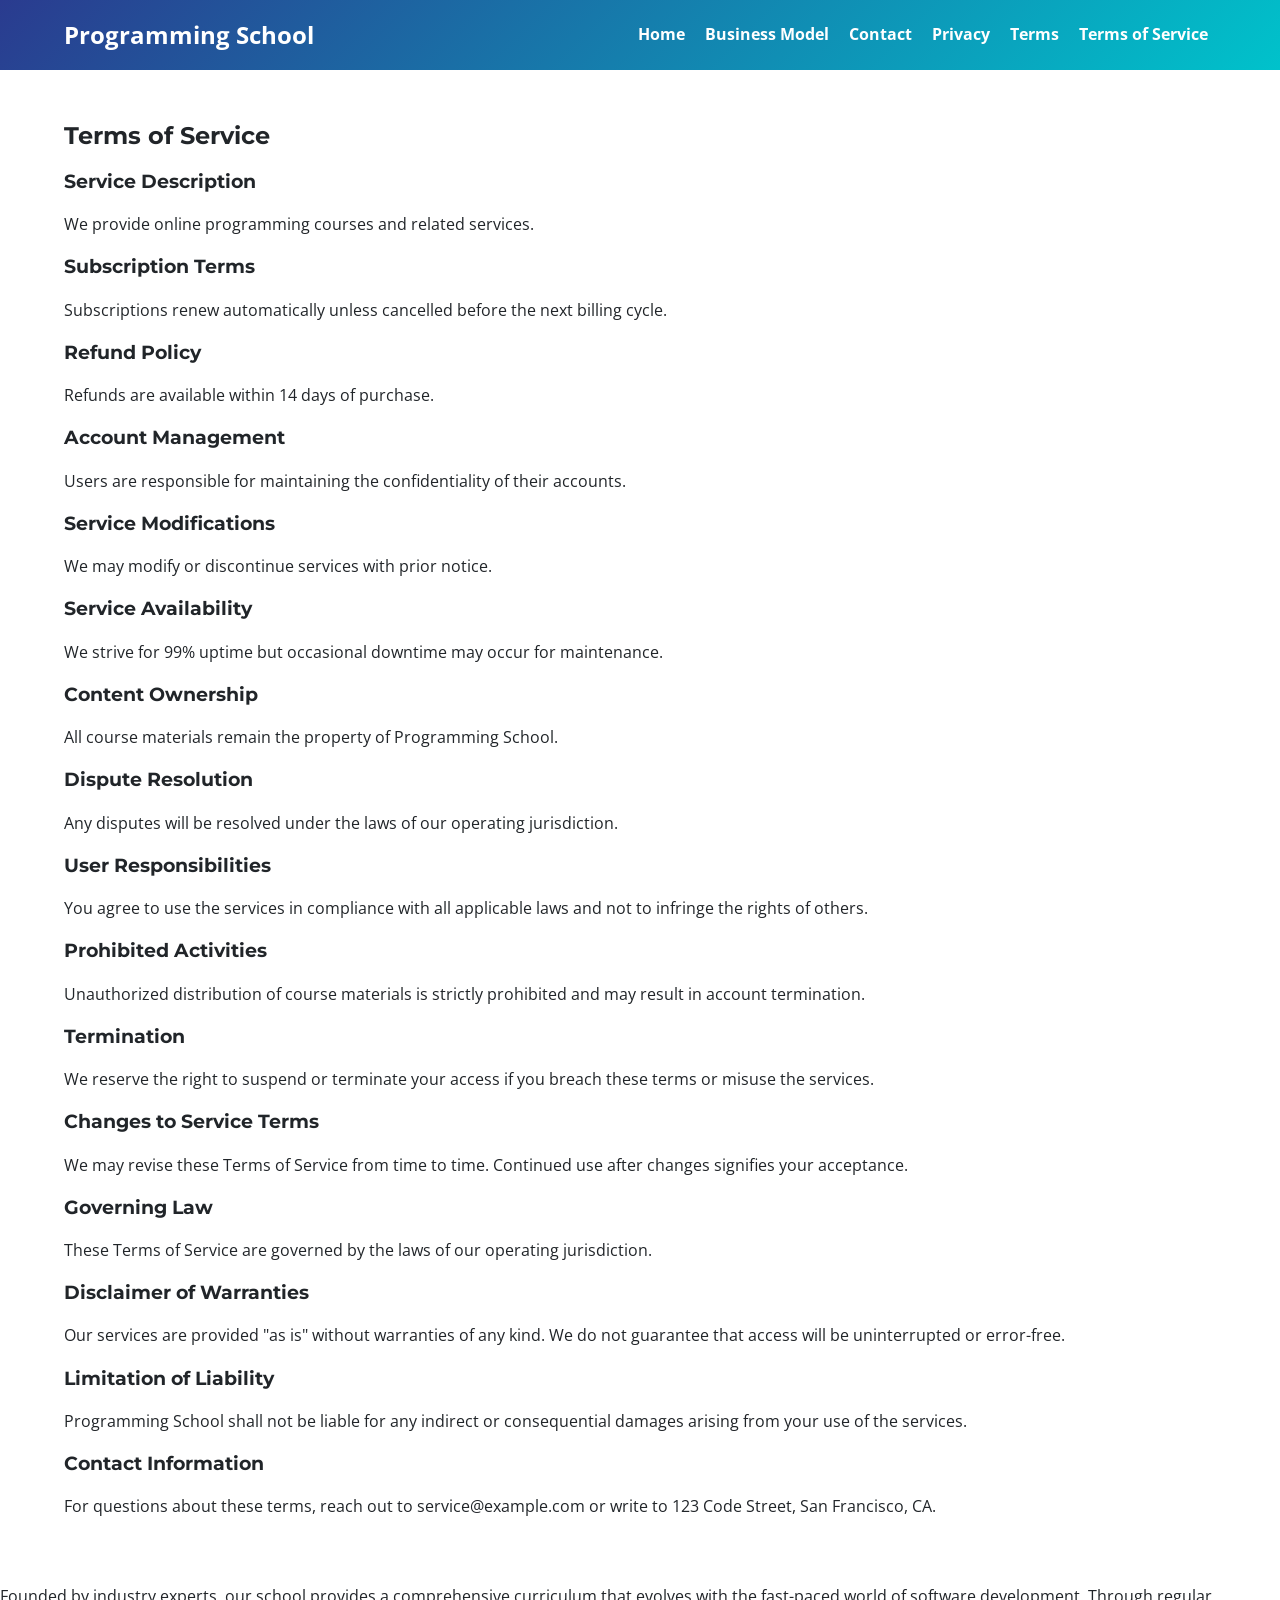
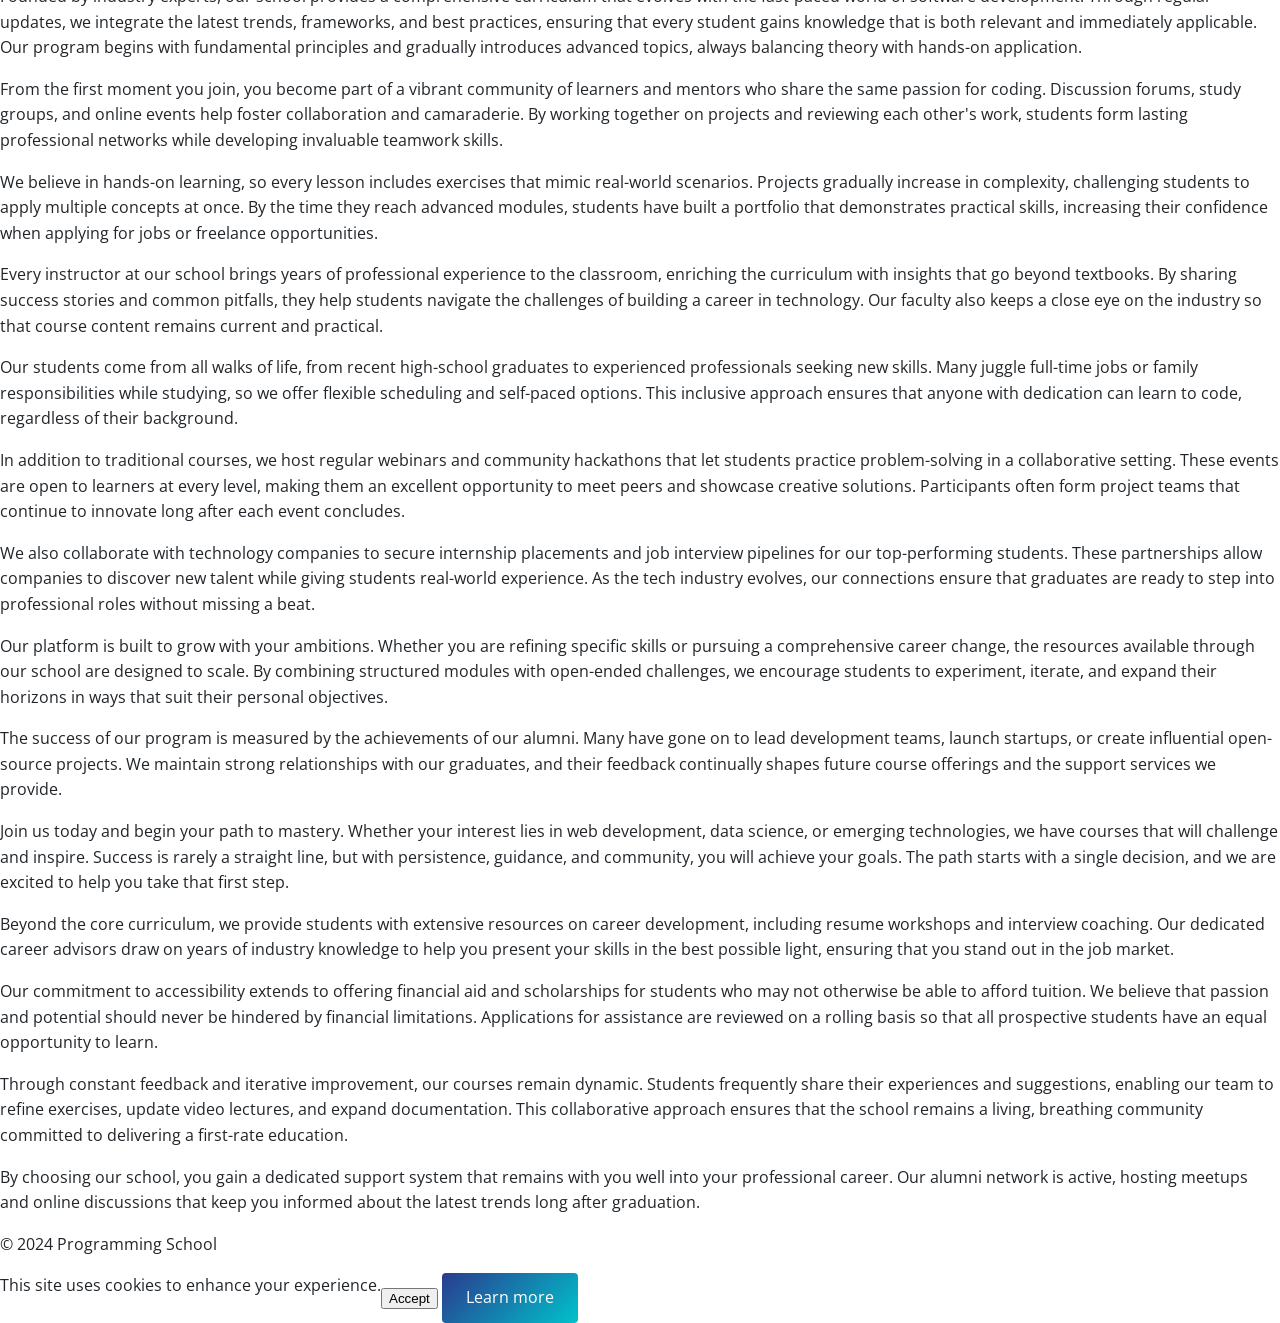
<file: termsofservice.html>
<!DOCTYPE html>
<html lang="en">
<head>
  <meta charset="UTF-8">
  <meta name="viewport" content="width=device-width, initial-scale=1.0">
  <meta name="description" content="Terms of Service">
  <meta property="og:title" content="Programming School - Terms of Service">
  <meta property="og:description" content="Service-related terms and disclaimers.">
  <meta name="twitter:card" content="summary_large_image">
  <title>Terms of Service - Programming School</title>
  <link href="https://fonts.googleapis.com/css2?family=Montserrat:wght@700&family=Open+Sans:wght@400&family=Roboto+Mono&display=swap" rel="stylesheet">
  <link rel="stylesheet" href="assets/css/main.css">
</head>
<body>
  <header>
    <div class="container">
      <span class="logo">Programming School</span>
      <nav>
        <a href="index.html">Home</a>
        <a href="bmodel.html">Business Model</a>
        <a href="contact.html">Contact</a>
        <a href="privacy.html">Privacy</a>
        <a href="terms.html">Terms</a>
        <a href="termsofservice.html">Terms of Service</a>
      </nav>
    </div>
  </header>

  <section class="container" style="padding:2rem 0;">
    <h2>Terms of Service</h2>
    <h3>Service Description</h3>
    <p>We provide online programming courses and related services.</p>
    <h3>Subscription Terms</h3>
    <p>Subscriptions renew automatically unless cancelled before the next billing cycle.</p>
    <h3>Refund Policy</h3>
    <p>Refunds are available within 14 days of purchase.</p>
    <h3>Account Management</h3>
    <p>Users are responsible for maintaining the confidentiality of their accounts.</p>
    <h3>Service Modifications</h3>
    <p>We may modify or discontinue services with prior notice.</p>
    <h3>Service Availability</h3>
    <p>We strive for 99% uptime but occasional downtime may occur for maintenance.</p>
    <h3>Content Ownership</h3>
    <p>All course materials remain the property of Programming School.</p>
    <h3>Dispute Resolution</h3>
    <p>Any disputes will be resolved under the laws of our operating jurisdiction.</p>
    <h3>User Responsibilities</h3>
    <p>You agree to use the services in compliance with all applicable laws and not to infringe the rights of others.</p>
    <h3>Prohibited Activities</h3>
    <p>Unauthorized distribution of course materials is strictly prohibited and may result in account termination.</p>
    <h3>Termination</h3>
    <p>We reserve the right to suspend or terminate your access if you breach these terms or misuse the services.</p>
    <h3>Changes to Service Terms</h3>
    <p>We may revise these Terms of Service from time to time. Continued use after changes signifies your acceptance.</p>
    <h3>Governing Law</h3>
    <p>These Terms of Service are governed by the laws of our operating jurisdiction.</p>
    <h3>Disclaimer of Warranties</h3>
    <p>Our services are provided "as is" without warranties of any kind. We do not guarantee that access will be uninterrupted or error-free.</p>
    <h3>Limitation of Liability</h3>
    <p>Programming School shall not be liable for any indirect or consequential damages arising from your use of the services.</p>
    <h3>Contact Information</h3>
    <p>For questions about these terms, reach out to service@example.com or write to 123 Code Street, San Francisco, CA.</p>
  </section>

  <footer>
<p>Founded by industry experts, our school provides a comprehensive curriculum that evolves with the fast-paced world of software development. Through regular updates, we integrate the latest trends, frameworks, and best practices, ensuring that every student gains knowledge that is both relevant and immediately applicable. Our program begins with fundamental principles and gradually introduces advanced topics, always balancing theory with hands-on application.</p>
<p>From the first moment you join, you become part of a vibrant community of learners and mentors who share the same passion for coding. Discussion forums, study groups, and online events help foster collaboration and camaraderie. By working together on projects and reviewing each other's work, students form lasting professional networks while developing invaluable teamwork skills.</p>
<p>We believe in hands-on learning, so every lesson includes exercises that mimic real-world scenarios. Projects gradually increase in complexity, challenging students to apply multiple concepts at once. By the time they reach advanced modules, students have built a portfolio that demonstrates practical skills, increasing their confidence when applying for jobs or freelance opportunities.</p>
<p>Every instructor at our school brings years of professional experience to the classroom, enriching the curriculum with insights that go beyond textbooks. By sharing success stories and common pitfalls, they help students navigate the challenges of building a career in technology. Our faculty also keeps a close eye on the industry so that course content remains current and practical.</p>
<p>Our students come from all walks of life, from recent high-school graduates to experienced professionals seeking new skills. Many juggle full-time jobs or family responsibilities while studying, so we offer flexible scheduling and self-paced options. This inclusive approach ensures that anyone with dedication can learn to code, regardless of their background.</p>
<p>In addition to traditional courses, we host regular webinars and community hackathons that let students practice problem-solving in a collaborative setting. These events are open to learners at every level, making them an excellent opportunity to meet peers and showcase creative solutions. Participants often form project teams that continue to innovate long after each event concludes.</p>
<p>We also collaborate with technology companies to secure internship placements and job interview pipelines for our top-performing students. These partnerships allow companies to discover new talent while giving students real-world experience. As the tech industry evolves, our connections ensure that graduates are ready to step into professional roles without missing a beat.</p>
<p>Our platform is built to grow with your ambitions. Whether you are refining specific skills or pursuing a comprehensive career change, the resources available through our school are designed to scale. By combining structured modules with open-ended challenges, we encourage students to experiment, iterate, and expand their horizons in ways that suit their personal objectives.</p>
<p>The success of our program is measured by the achievements of our alumni. Many have gone on to lead development teams, launch startups, or create influential open-source projects. We maintain strong relationships with our graduates, and their feedback continually shapes future course offerings and the support services we provide.</p>
<p>Join us today and begin your path to mastery. Whether your interest lies in web development, data science, or emerging technologies, we have courses that will challenge and inspire. Success is rarely a straight line, but with persistence, guidance, and community, you will achieve your goals. The path starts with a single decision, and we are excited to help you take that first step.</p>
<p>Beyond the core curriculum, we provide students with extensive resources on career development, including resume workshops and interview coaching. Our dedicated career advisors draw on years of industry knowledge to help you present your skills in the best possible light, ensuring that you stand out in the job market.</p>
<p>Our commitment to accessibility extends to offering financial aid and scholarships for students who may not otherwise be able to afford tuition. We believe that passion and potential should never be hindered by financial limitations. Applications for assistance are reviewed on a rolling basis so that all prospective students have an equal opportunity to learn.</p>
<p>Through constant feedback and iterative improvement, our courses remain dynamic. Students frequently share their experiences and suggestions, enabling our team to refine exercises, update video lectures, and expand documentation. This collaborative approach ensures that the school remains a living, breathing community committed to delivering a first-rate education.</p>
<p>By choosing our school, you gain a dedicated support system that remains with you well into your professional career. Our alumni network is active, hosting meetups and online discussions that keep you informed about the latest trends long after graduation.</p>
    <p>&copy; 2024 Programming School</p>
  </footer>

  <div id="cookie-banner" class="cookie-banner">
    <span>This site uses cookies to enhance your experience.</span>
    <div>
      <button id="accept-cookies">Accept</button>
      <a href="privacy.html" class="btn">Learn more</a>
    </div>
  </div>

  <script src="assets/js/main.js"></script>
</body>
</html>
</file>
<file: assets/css/main.css>
@import url('root.css');

* {
  box-sizing: border-box;
}

body {
  margin: 0;
  font-family: var(--font-body);
  background-color: var(--light-color);
  color: var(--primary-color);
  line-height: 1.6;
}

h1,
h2,
h3,
h4,
h5,
h6 {
  font-family: var(--font-heading);
  line-height: 1.2;
}

header {
  background: linear-gradient(135deg, var(--dark-color), var(--accent-color));
  color: var(--light-color);
  padding: 1rem 0;
  position: sticky;
  top: 0;
  z-index: 1000;
}

header .container {
  display: flex;
  justify-content: space-between;
  align-items: center;
}
.logo {
  font-size: 1.5rem;
  font-weight: bold;
}

nav a {
  color: var(--light-color);
  margin: 0 0.5rem;
  text-decoration: none;
  font-weight: bold;
}

nav a:hover {
  color: var(--accent-color);
}

.container {
  width: 90%;
  max-width: 1200px;
  margin: 0 auto;
}


.hero {
  position: relative;
  min-height: 80vh;
  display: flex;
  justify-content: center;
  align-items: center;
  text-align: center;
  padding: 2rem 0;
  color: var(--light-color);
  overflow: hidden;
}


.hero-content {
  position: relative;
}

.hero h1 {
  font-size: 2.5rem;
  margin-bottom: 1rem;
}

.btn {
  display: inline-block;
  background: linear-gradient(135deg, var(--dark-color), var(--accent-color));
  color: var(--light-color);
  padding: 0.75rem 1.5rem;
  border-radius: 4px;
  text-decoration: none;
  transition: opacity 0.3s ease;
}

.btn:hover {
  opacity: 0.9;
}

.pricing {
  padding: 4rem 0;
  background: #f4f4f4;
}

.features,
.courses,
.testimonials,
.about,
.faq,
.newsletter {
  padding: 4rem 0;
}

.newsletter form {
  display: flex;
  gap: 0.5rem;
  justify-content: center;
}

.pricing h2 {
  text-align: center;
  margin-bottom: 2rem;
}

.cards {
  display: grid;
  grid-template-columns: repeat(auto-fit, minmax(250px, 1fr));
  gap: 1rem;
}

.card {
  background: var(--light-color);
  border: 1px solid #eee;
  padding: 2rem;
  text-align: center;
  border-radius: 8px;
}

.card h3 {
  margin-top: 0;
}

.card ul {
  list-style: none;
  padding: 0;
}

.card li {
  padding: 0.5rem 0;

.form-section {
  padding: 2rem 0;
}

.form-group {
  margin-bottom: 1rem;
}

.form-field {
  width: 100%;
  padding: 0.5rem;
}


footer {
  background: var(--dark-color);
  color: var(--light-color);
  text-align: center;
  padding: 2rem 0;
  margin-top: 2rem;
}

.cookie-banner {
  position: fixed;
  bottom: 0;
  left: 0;
  right: 0;
  background: var(--dark-color);
  color: var(--light-color);
  padding: 1rem;
  display: none;
  justify-content: space-between;
  align-items: center;
  z-index: 10000;
}

.cookie-banner button {
  background: var(--accent-color);
  border: none;
  color: var(--light-color);
  padding: 0.5rem 1rem;
  cursor: pointer;
  border-radius: 4px;
}

@media (min-width: 768px) {
  .hero h1 {
    font-size: 3rem;
  }
}

.faq details { margin-bottom: 1rem; }
.faq summary { font-weight: bold; cursor: pointer; }


.comparison { width: 100%; border-collapse: collapse; margin-top: 1rem; }
.comparison th, .comparison td { border: 1px solid #ccc; padding: 0.5rem; text-align: center; }
.comparison th { background: var(--light-bg); }
</file>
